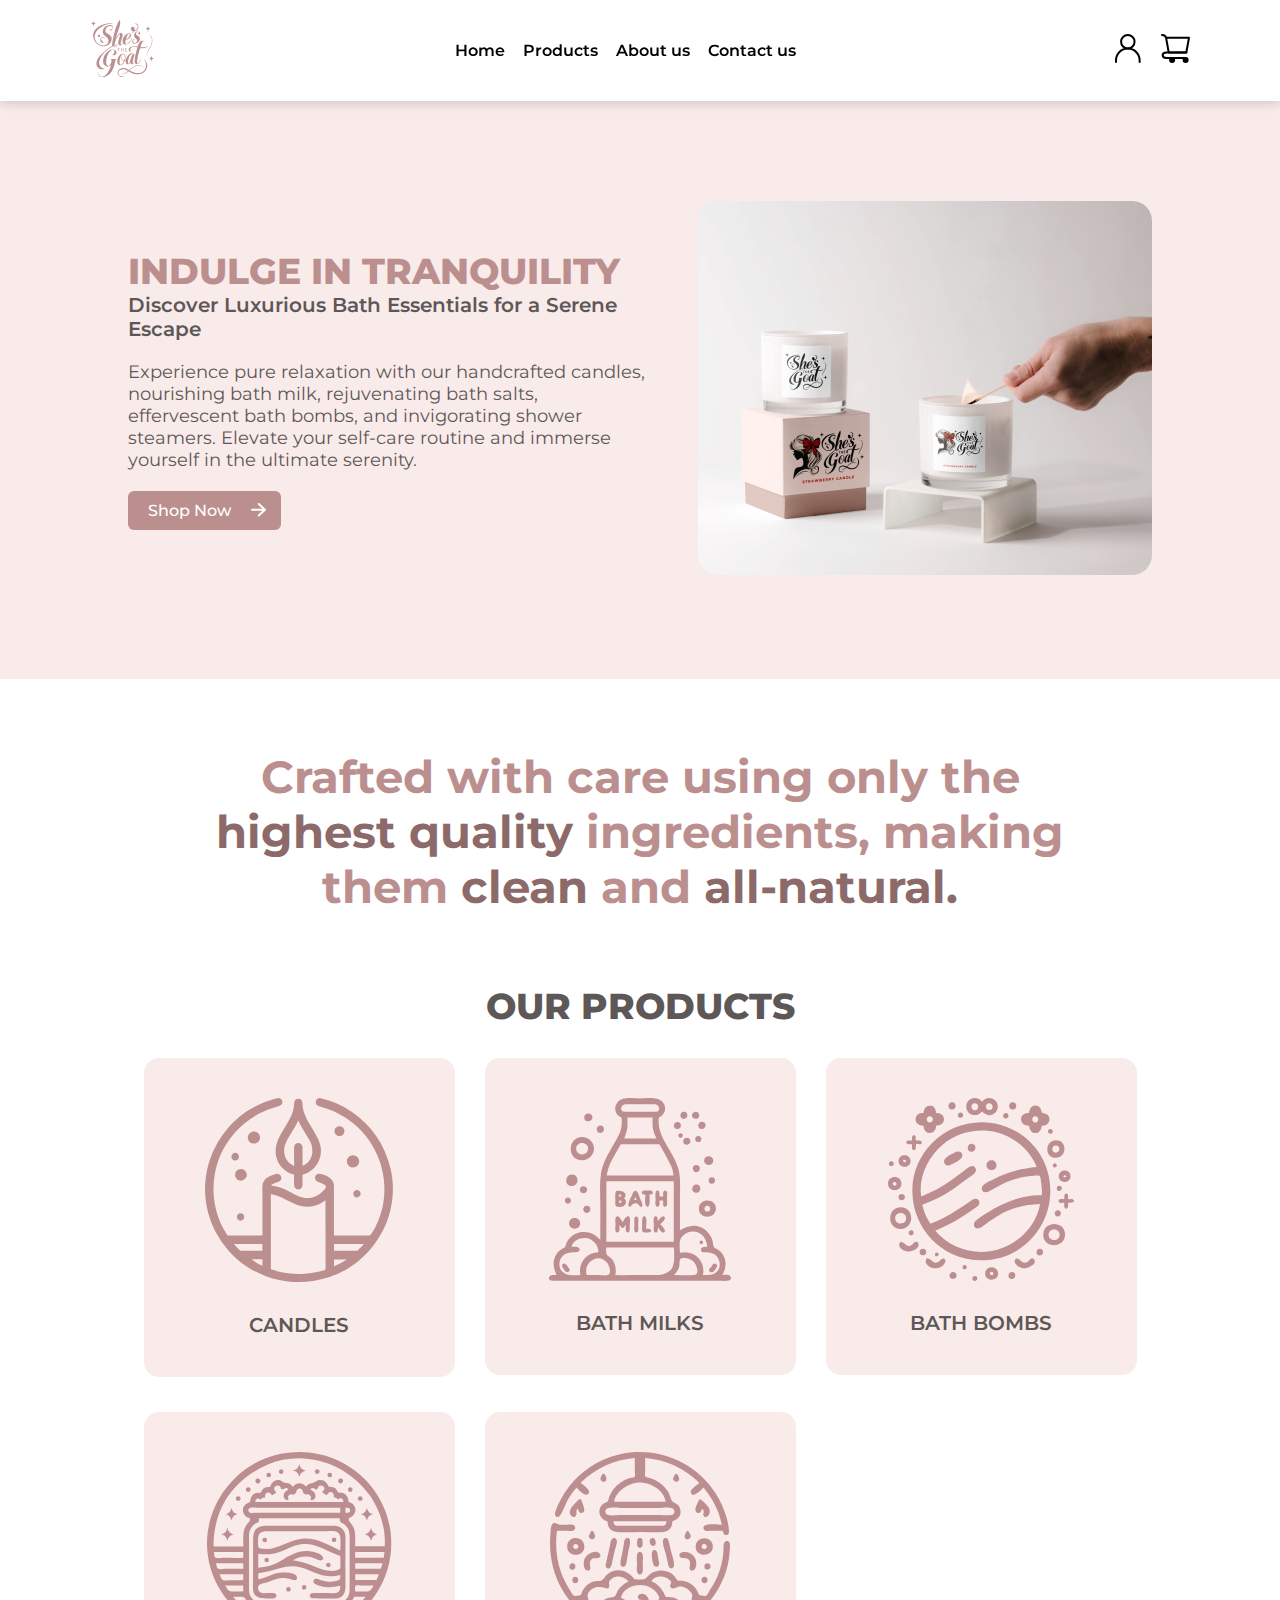
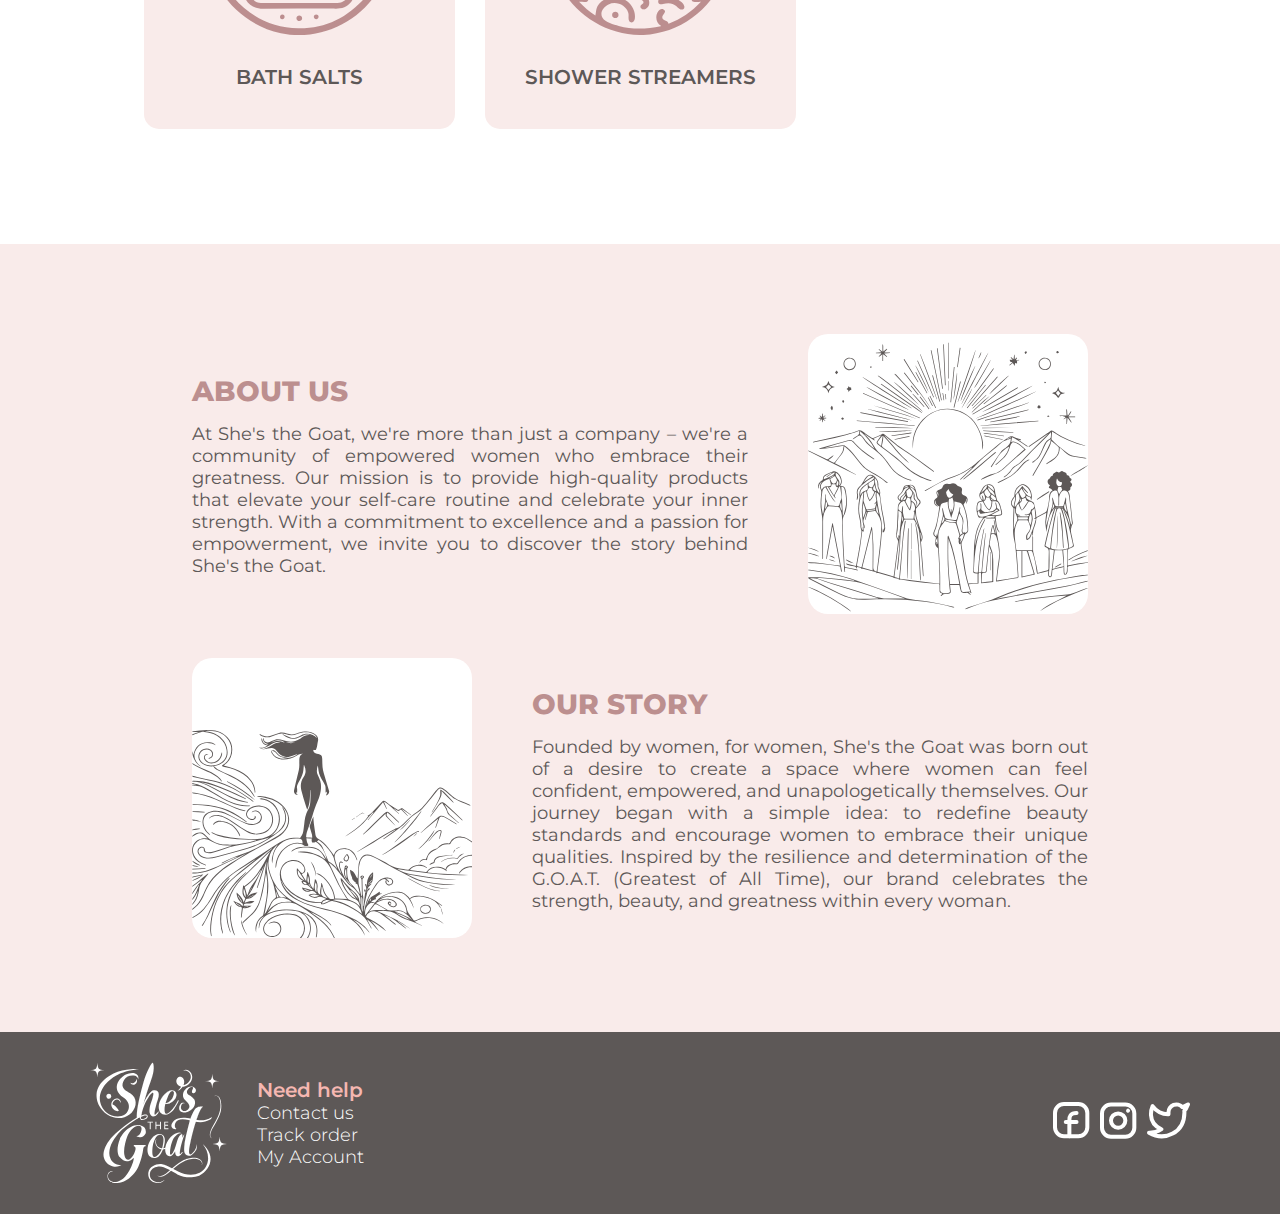
<file: index.html>
<!DOCTYPE html>
<html lang="en">
  <head>
    <meta charset="UTF-8" />
    <meta name="viewport" content="width=device-width, initial-scale=1.0" />
    <title>She's the Goat</title>
    <link rel="stylesheet" href="/styles/index-style.css" />
    <link rel="stylesheet" href="/styles/general.css" />
    <!-- header -->
    <link rel="stylesheet" href="/header-files/header.css" />
    <script src="/header-files/mobile-header.js" defer></script>
    <script src="/header-files/header-scroll-hide.js" defer></script>
    <!-- font -->
    <link rel="preconnect" href="https://fonts.googleapis.com" />
    <link rel="preconnect" href="https://fonts.gstatic.com" crossorigin />
    <link
      href="https://fonts.googleapis.com/css2?family=Montserrat:ital,wght@0,100..900;1,100..900&display=swap"
      rel="stylesheet"
    />
  </head>
  <body>
    <section id="header">
      <div class="header-container">
        <a href="/index.html"
          ><img class="logo" src="/img/logo.svg" alt=""
        /></a>
        <nav>
          <ul class="nav-container">
            <li><a href="/index.html#hero">Home</a></li>
            <li><a href="/pages/products-main.html">Products</a></li>
            <li><a href="/index.html#about">About us</a></li>
            <li><a href="/pages/contact.html">Contact us</a></li>
          </ul>
        </nav>
        <div class="right-sec">
          <a href=""><img src="/img/account-icon.svg" alt="" /></a>
          <a href="/pages/cart.html"><img src="/img/cart-icon.svg" alt="" /></a>
        </div>
        <div class="menu">
          <svg
            id="menu-icon"
            xmlns="http://www.w3.org/2000/svg"
            viewBox="0 0 27 27"
            width="27"
            height="27"
          >
            <path
              fill="#000"
              d="M2 5h23c.6 0 1-.4 1-1s-.4-1-1-1H2c-.6 0-1 .4-1 1s.4 1 1 1zm0 8h23c.6 0 1-.4 1-1s-.4-1-1-1H2c-.6 0-1 .4-1 1s.4 1 1 1zm0 8h23c.6 0 1-.4 1-1s-.4-1-1-1H2c-.6 0-1 .4-1 1s.4 1 1 1z"
            />
          </svg>
        </div>
      </div>
    </section>
    <section class="mobile-menu">
      <nav>
        <ul class="mob-nav-container">
          <li><a href="/index.html#hero">Home</a></li>
          <li><a href="/pages/products-main.html">Products</a></li>
          <li><a href="/index.html#about">About us</a></li>
          <li><a href="/pages/contact.html">Contact us</a></li>
        </ul>
      </nav>
      <div class="mob-right-sec">
        <a href=""><img src="/img/account-icon.svg" alt="" /></a>
        <a href="/pages/cart.html"><img src="/img/cart-icon.svg" alt="" /></a>
      </div>
    </section>

    <section id="main">
      <section id="hero">
        <div class="hero-container">
          <div class="hero-text">
            <h1>INDULGE IN TRANQUILITY</h1>
            <h2>Discover Luxurious Bath Essentials for a Serene Escape</h2>
            <p>
              Experience pure relaxation with our handcrafted candles,
              nourishing bath milk, rejuvenating bath salts, effervescent bath
              bombs, and invigorating shower steamers. Elevate your self-care
              routine and immerse yourself in the ultimate serenity.
            </p>
            <a href="/pages/products-main.html"
              ><button class="shop-btn">
                Shop Now <img src="/img/arrow.svg" alt="" /></button
            ></a>
          </div>
          <div class="hero-image-container">
            <img src="/img/candle.png" alt="" />
          </div>
        </div>
      </section>

      <section id="product-msg">
        <div class="product-msg-container">
          <h3>
            Crafted with care using only the
            <span>highest quality</span> ingredients, making them
            <span>clean</span> and <span>all-natural.</span>
          </h3>
        </div>
      </section>

      <section id="Products">
        <h1 class="title">OUR PRODUCTS</h1>
        <div class="pro-grid-1">
          <a href="/pages/sub-products/candles-main.html">
            <div class="Product-container">
              <img src="/img/p1.svg" alt="" />
              <h2>CANDLES</h2>
            </div>
          </a>
          <a href="/pages/sub-products/bath-milks-main.html">
            <div class="Product-container">
              <img src="/img/p2.svg" alt="" />
              <h2>BATH MILKS</h2>
            </div>
          </a>
          <a href="/pages/sub-products/bath-bombs-main.html">
            <div class="Product-container">
              <img src="/img/p3.svg" alt="" />
              <h2>BATH BOMBS</h2>
            </div>
          </a>
          <a href="/pages/sub-products/bath-salts-main.html">
            <div class="Product-container">
              <img src="/img/p4.svg" alt="" />
              <h2>BATH SALTS</h2>
            </div>
          </a>
          <a href="/pages/sub-products/shower-streamers-main.html">
            <div class="Product-container">
              <img src="/img/p5.svg" alt="" />
              <h2>SHOWER STREAMERS</h2>
            </div>
          </a>
        </div>
      </section>

      <section id="about">
        <div class="about-container">
          <div class="about-text">
            <h1>ABOUT US</h1>
            <p>
              At She's the Goat, we're more than just a company – we're a
              community of empowered women who embrace their greatness. Our
              mission is to provide high-quality products that elevate your
              self-care routine and celebrate your inner strength. With a
              commitment to excellence and a passion for empowerment, we invite
              you to discover the story behind She's the Goat.
            </p>
          </div>
          <div class="about-img">
            <img src="/img/about1.svg" alt="" />
          </div>
        </div>
        <div class="about-container">
          <div class="about-img-2">
            <img src="/img/about2.svg" alt="" />
          </div>
          <div class="about-text-2">
            <h1>OUR STORY</h1>
            <p>
              Founded by women, for women, She's the Goat was born out of a
              desire to create a space where women can feel confident,
              empowered, and unapologetically themselves. Our journey began with
              a simple idea: to redefine beauty standards and encourage women to
              embrace their unique qualities. Inspired by the resilience and
              determination of the G.O.A.T. (Greatest of All Time), our brand
              celebrates the strength, beauty, and greatness within every woman.
            </p>
          </div>
        </div>
      </section>

      <section id="footer">
        <div class="footer-container">
          <img class="footer-logo" src="/img/logo-w.svg" alt="" />
          <div class="footer-text-container">
            <div class="footer-text">
              <h4>Need help</h4>
              <a href="/pages/contact.html"><p>Contact us</p></a>
              <a href="#"><p>Track order</p></a>
              <a href="#"><p>My Account</p></a>
            </div>
          </div>

          <div class="footer-icons">
            <a href=""><img src="/img/facebook.svg" alt="" /></a>
            <a href=""><img src="/img/instagram.svg" alt="" /></a>
            <a href=""><img src="/img/twitter.svg" alt="" /></a>
          </div>
        </div>
      </section>
    </section>
  </body>
</html>
</file>
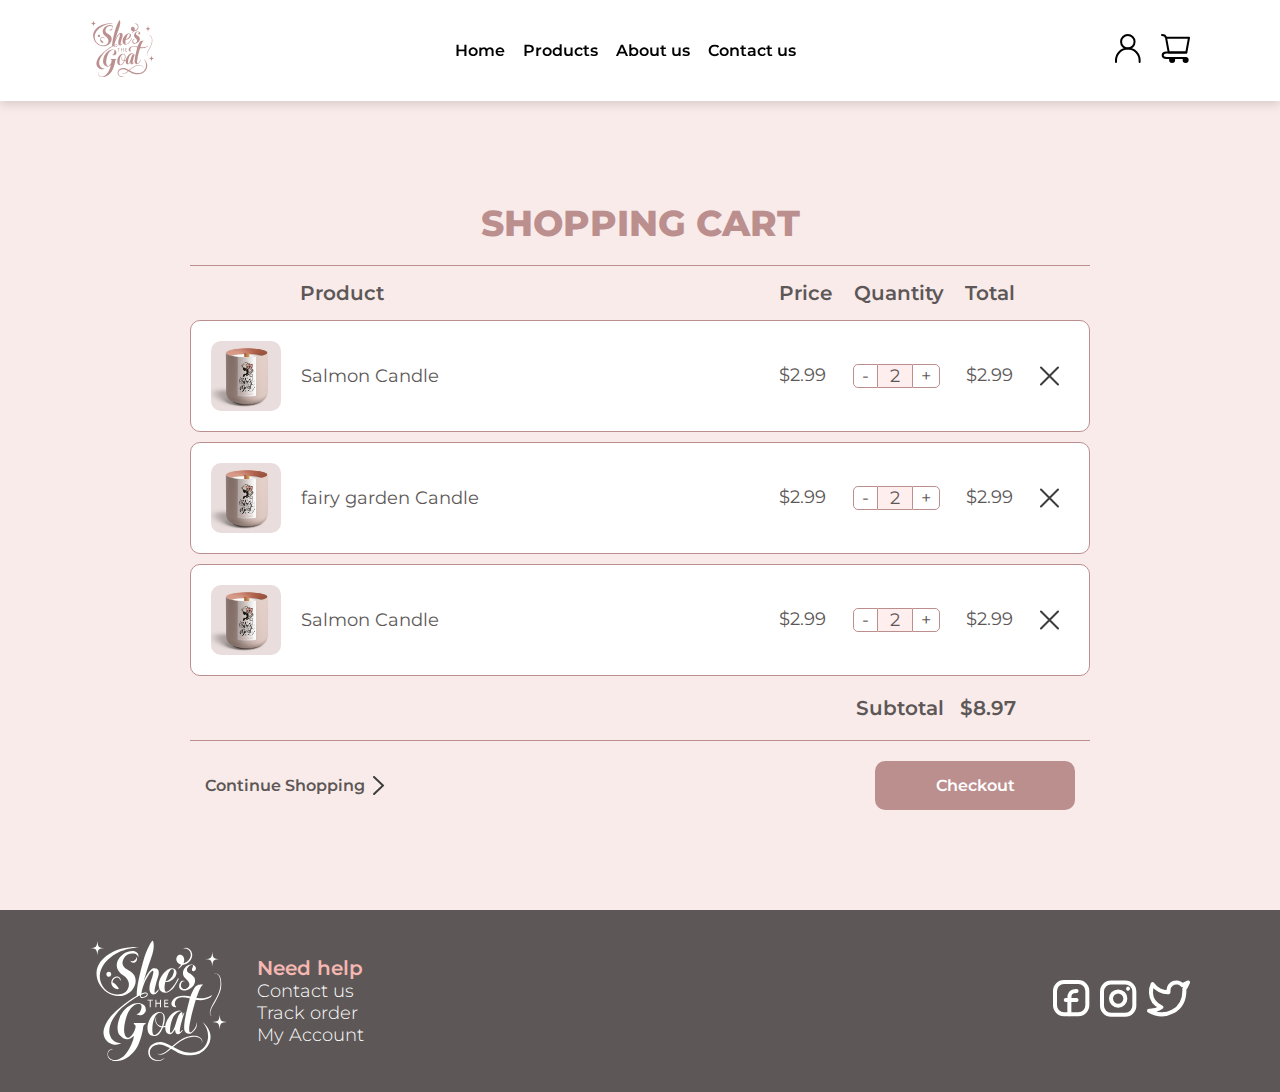
<file: pages/cart.html>
<!DOCTYPE html>
<html lang="en">
  <head>
    <meta charset="UTF-8" />
    <meta name="viewport" content="width=device-width, initial-scale=1.0" />
    <title>She's the Goat</title>
    <link rel="stylesheet" href="/styles/cart.css" />
    <link rel="stylesheet" href="/styles/general.css" />
    <!-- header -->
    <link rel="stylesheet" href="/header-files/header.css" />
    <script src="/header-files/mobile-header.js" defer></script>
    <script src="/header-files/header-scroll-hide.js" defer></script>
    <!-- font -->
    <link rel="preconnect" href="https://fonts.googleapis.com" />
    <link rel="preconnect" href="https://fonts.gstatic.com" crossorigin />
    <link
      href="https://fonts.googleapis.com/css2?family=Montserrat:ital,wght@0,100..900;1,100..900&display=swap"
      rel="stylesheet"
    />
  </head>
  <body>
    <section id="header">
      <div class="header-container">
        <a href="/index.html"
          ><img class="logo" src="/img/logo.svg" alt=""
        /></a>
        <nav>
          <ul class="nav-container">
            <li><a href="/index.html#hero">Home</a></li>
            <li><a href="/pages/products-main.html">Products</a></li>
            <li><a href="/index.html#about">About us</a></li>
            <li><a href="/pages/contact.html">Contact us</a></li>
          </ul>
        </nav>
        <div class="right-sec">
          <a href=""><img src="/img/account-icon.svg" alt="" /></a>
          <a href="/pages/cart.html"><img src="/img/cart-icon.svg" alt="" /></a>
        </div>
        <div class="menu">
          <svg
            id="menu-icon"
            xmlns="http://www.w3.org/2000/svg"
            viewBox="0 0 27 27"
            width="27"
            height="27"
          >
            <path
              fill="#000"
              d="M2 5h23c.6 0 1-.4 1-1s-.4-1-1-1H2c-.6 0-1 .4-1 1s.4 1 1 1zm0 8h23c.6 0 1-.4 1-1s-.4-1-1-1H2c-.6 0-1 .4-1 1s.4 1 1 1zm0 8h23c.6 0 1-.4 1-1s-.4-1-1-1H2c-.6 0-1 .4-1 1s.4 1 1 1z"
            />
          </svg>
        </div>
      </div>
    </section>
    <section class="mobile-menu">
      <nav>
        <ul class="mob-nav-container">
          <li><a href="/index.html#hero">Home</a></li>
          <li><a href="/pages/products-main.html">Products</a></li>
          <li><a href="/index.html#about">About us</a></li>
          <li><a href="/pages/contact.html">Contact us</a></li>
        </ul>
      </nav>
      <div class="mob-right-sec">
        <a href=""><img src="/img/account-icon.svg" alt="" /></a>
        <a href="/pages/cart.html"><img src="/img/cart-icon.svg" alt="" /></a>
      </div>
    </section>

    <section id="main">
      <section id="cart">
        <div class="cart-container">
          <h1>SHOPPING CART</h1>
          <div class="table-head">
            <div class="head-l">
              <h2 class="head-t1">Product</h2>
            </div>
            <div class="head-r">
              <h2 class="head-t2">Price</h2>
              <h2 class="head-t3">Quantity</h2>
              <h2 class="head-t4">Total</h2>
            </div>
          </div>

          <div class="cart-product">
            <div class="pro-info">
              <div class="pro-info-left">
                <img class="cart-img" src="/img/candle1.png" alt="" />
                <p>Salmon Candle</p>
              </div>
            </div>
            <div class="pro-price">
              <div class="pro-price-right">
                <div class="p-q-t">
                  <p class="price">$2.99</p>
                  <div class="qty">
                    <p>-</p>
                    <p>2</p>
                    <p>+</p>
                  </div>
                  <p class="tot-price">$2.99</p>
                  <img class="delete" src="/img/close.svg" alt="" />
                </div>
                <div class="del">
                  <p class="delete-m">Delete</p>
                </div>
              </div>
            </div>
          </div>
          <div class="cart-product">
            <div class="pro-info">
              <div class="pro-info-left">
                <img class="cart-img" src="/img/candle1.png" alt="" />
                <p>fairy garden Candle</p>
              </div>
            </div>
            <div class="pro-price">
              <div class="pro-price-right">
                <div class="p-q-t">
                  <p class="price">$2.99</p>
                  <div class="qty">
                    <p>-</p>
                    <p>2</p>
                    <p>+</p>
                  </div>
                  <p class="tot-price">$2.99</p>
                  <img class="delete" src="/img/close.svg" alt="" />
                </div>
                <div class="del">
                  <p class="delete-m">Delete</p>
                </div>
              </div>
            </div>
          </div>
          <div class="cart-product">
            <div class="pro-info">
              <div class="pro-info-left">
                <img class="cart-img" src="/img/candle1.png" alt="" />
                <p>Salmon Candle</p>
              </div>
            </div>
            <div class="pro-price">
              <div class="pro-price-right">
                <div class="p-q-t">
                  <p class="price">$2.99</p>
                  <div class="qty">
                    <p>-</p>
                    <p>2</p>
                    <p>+</p>
                  </div>
                  <p class="tot-price">$2.99</p>
                  <img class="delete" src="/img/close.svg" alt="" />
                </div>
                <div class="del">
                  <p class="delete-m">Delete</p>
                </div>
              </div>
            </div>
          </div>

          <div class="table-total">
            <div class="table-tot-cont">
              <h2>Subtotal</h2>
              <h2>$8.97</h2>
            </div>
          </div>

          <div class="checkout">
            <div class="cont-shop">
              <h3>Continue Shopping</h3>
              <img src="/img/arrow2.svg" alt="" />
            </div>
            <button>Checkout</button>
          </div>
        </div>
      </section>

      <section id="footer">
        <div class="footer-container">
          <img class="footer-logo" src="/img/logo-w.svg" alt="" />
          <div class="footer-text-container">
            <div class="footer-text">
              <h4>Need help</h4>
              <a href="/pages/contact.html"><p>Contact us</p></a>
              <a href="#"><p>Track order</p></a>
              <a href="#"><p>My Account</p></a>
            </div>
          </div>

          <div class="footer-icons">
            <a href=""><img src="/img/facebook.svg" alt="" /></a>
            <a href=""><img src="/img/instagram.svg" alt="" /></a>
            <a href=""><img src="/img/twitter.svg" alt="" /></a>
          </div>
        </div>
      </section>
    </section>
  </body>
</html>
</file>
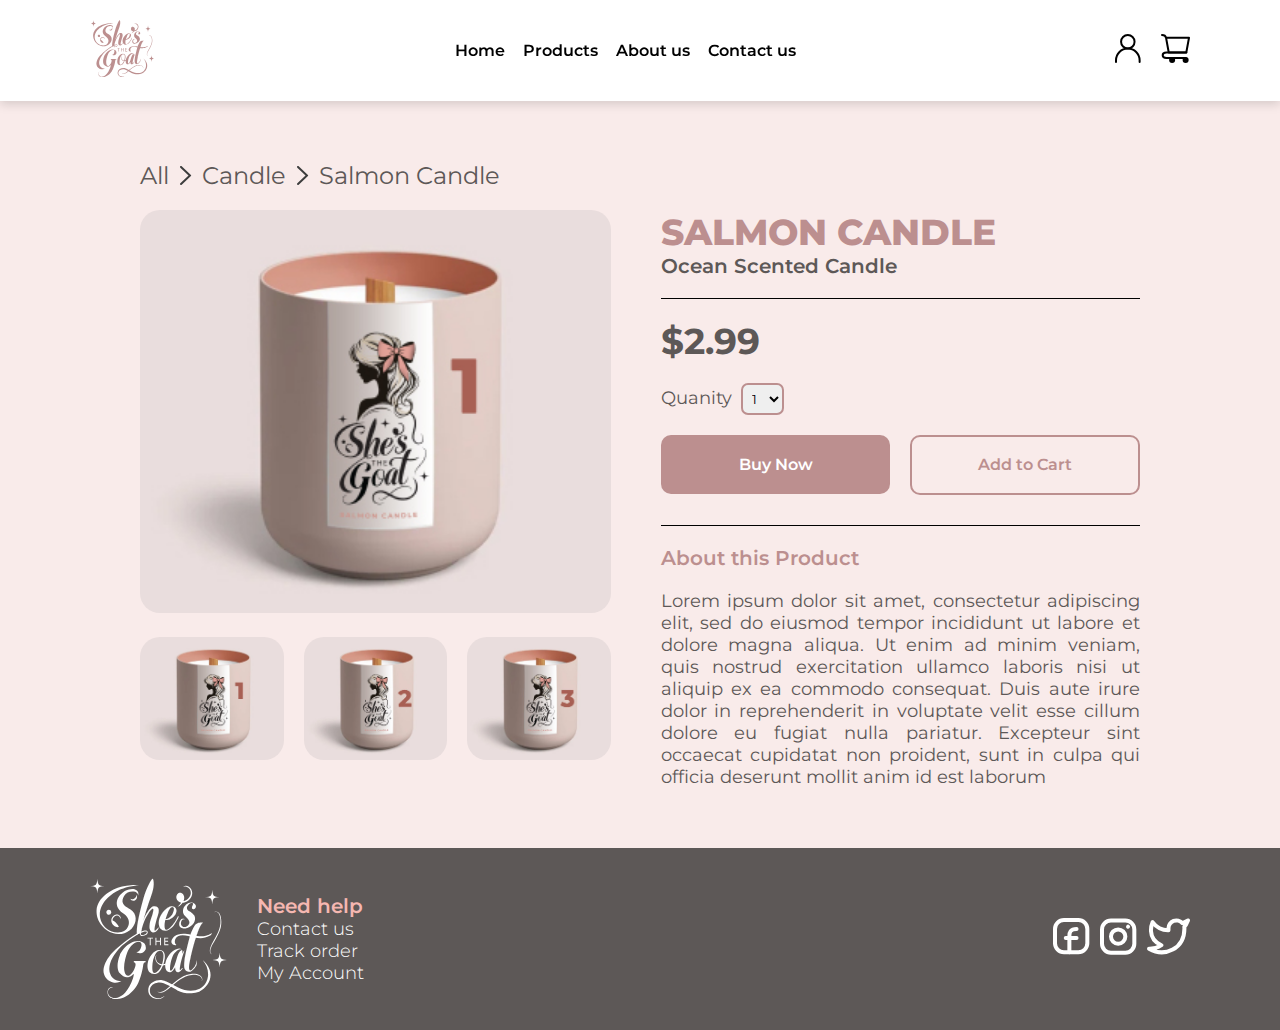
<file: pages/product-info.html>
<!DOCTYPE html>
<html lang="en">
<head>
    <meta charset="UTF-8">
    <meta name="viewport" content="width=device-width, initial-scale=1.0">
    <title>She's the Goat</title>
    <link rel="stylesheet" href="/styles/product-info-style.css">
    <link rel="stylesheet" href="/styles/general.css">

    <!-- header -->
    <link rel="stylesheet" href="/header-files/header.css">
    <script src="/header-files/mobile-header.js" defer></script>
    <script src="/header-files/header-scroll-hide.js" defer></script>

    <!-- font -->
    <link rel="preconnect" href="https://fonts.googleapis.com">
    <link rel="preconnect" href="https://fonts.gstatic.com" crossorigin>
    <link href="https://fonts.googleapis.com/css2?family=Montserrat:ital,wght@0,100..900;1,100..900&display=swap" rel="stylesheet">
</head>
<body>
    
    <section id="header">
        <div class="header-container">
            <a href="/index.html"><img class="logo"src="/img/logo.svg" alt=""></a>
            <nav>
                <ul class="nav-container">
                    <li><a href="/index.html">Home</a></li>
                    <li><a href="/pages/products-main.html">Products</a></li>
                    <li><a href="/index.html#about">About us</a></li>
                    <li><a href="/pages/contact.html">Contact us</a></li>
                </ul>
            </nav>
            <div class="right-sec">
                <a href=""><img src="/img/account-icon.svg" alt=""></a>
                <a href="/pages/cart.html"><img src="/img/cart-icon.svg" alt=""></a>
            </div>
            <div class="menu">
                <svg id="menu-icon" xmlns="http://www.w3.org/2000/svg" viewBox="0 0 27 27" width="27" height="27">
                    <path fill="#000" d="M2 5h23c.6 0 1-.4 1-1s-.4-1-1-1H2c-.6 0-1 .4-1 1s.4 1 1 1zm0 8h23c.6 0 1-.4 1-1s-.4-1-1-1H2c-.6 0-1 .4-1 1s.4 1 1 1zm0 8h23c.6 0 1-.4 1-1s-.4-1-1-1H2c-.6 0-1 .4-1 1s.4 1 1 1z"/>
                </svg>
            </div>
        </div>
    </section>
    <section class="mobile-menu">
        <nav>
            <ul class="mob-nav-container">
                <li><a href="/index.html">Home</a></li>
                <li><a href="/pages/products-main.html">Products</a></li>
                <li><a href="/index.html#about">About us</a></li>
                <li><a href="/pages/contact.html">Contact us</a></li>
            </ul>
        </nav>
        <div class="mob-right-sec">
            <a href=""><img src="/img/account-icon.svg" alt=""></a>
            <a href="/pages/cart.html"><img src="/img/cart-icon.svg" alt=""></a>
        </div>
    </section>

    <section id="main">
        
        <div id="pro-nav">
            <div class="pro-max-cont">
                <a href="/pages/products-main.html"><p>All</p></a>
                <img src="/img/arrow2.svg" alt="">
                <a href="/pages/candle-main.html"><p>Candle</p></a>
                <img src="/img/arrow2.svg" alt="">
                <a href=""><p>Salmon Candle</p></a>
            </div>
        </div>

        <section id="product-info-main">
            <div class="productinfo-container">
                <div class="left">
                    <div>
                        <img class="main-pic" src="/img/c1.jpg" alt="">
                    </div>
                    <div class="view-pics">
                        <img class="c-pic" src="/img/c1.jpg" width="100%" alt="">
                        <img class="c-pic" src="/img/c2.jpg" width="100%" alt="">
                        <img class="c-pic" src="/img/c3.jpg" width="100%" alt="">
                    </div>
                </div>
                <div class="right">
                    <div class="right-container">
                        <div class="pro-name">
                            <h1>SALMON CANDLE</h1>
                            <h2>Ocean Scented Candle</h2>
                        </div>
                        <div class="pro-qty-buy">
                            <h6>$2.99</h6>
                            <p>Quanity</p>
                            <select class="cars">
                                <option>1</option>
                                <option>2</option>
                                <option>3</option>
                                <option>4</option>
                            </select>
                            <div class="pro-btn">
                                <a class="buy-btn-cont" href=""><button class="buy-btn">Buy Now</button></a>
                                
                                <a class="add-cart-btn-cont" href="/pages/cart.html"><button class="add-cart-btn">Add to Cart</button></a>
                                
                            </div>
                        </div>
                        <div class="pro-about">
                            <h2>About this Product</h2>
                            <p>Lorem ipsum dolor sit amet, consectetur adipiscing elit, sed do eiusmod tempor incididunt ut labore et dolore magna aliqua. Ut enim ad minim veniam, quis nostrud exercitation ullamco laboris nisi ut aliquip ex ea commodo consequat. Duis aute irure dolor in reprehenderit in voluptate velit esse cillum dolore eu fugiat nulla pariatur. Excepteur sint occaecat cupidatat non proident, sunt in culpa qui officia deserunt mollit anim id est laborum</p>
                        </div>
                    </div>
                </div>
            </div>
        </section>

        <section id="footer">
            <div class="footer-container">
                <img class="footer-logo"src="/img/logo-w.svg" alt="">
                <div class="footer-text-container">
                    <div class="footer-text">
                        <h4>Need help</h4>
                        <a href="/pages/contact.html"><p>Contact us</p></a>
                        <a href="#"><p>Track order</p></a>
                        <a href="#"><p>My Account</p></a>
                    </div>
                </div>
                
                <div class="footer-icons">
                    <a href=""><img src="/img/facebook.svg" alt=""></a>
                    <a href=""><img src="/img/instagram.svg" alt=""></a>
                    <a href=""><img src="/img/twitter.svg" alt=""></a>
                </div>
            </div>
        </section>
    </section>
    </section>
                            

                    

    <script>
           document.addEventListener('DOMContentLoaded', function() {
            const mainPic = document.querySelector('.main-pic');
            const cPics = document.querySelectorAll('.c-pic');
            
            // Set initial main image source to the first thumbnail image
            mainPic.src = cPics[0].src;

            cPics.forEach(function(cPic, index) {
                cPic.addEventListener('click', function() {
                    // Only update the main image if it's not already the clicked thumbnail
                    if (index !== 0 || mainPic.src !== cPic.src) {
                        mainPic.src = cPic.src;
                    }
                });
            });
        });
    </script>
</body>
</html>
</file>
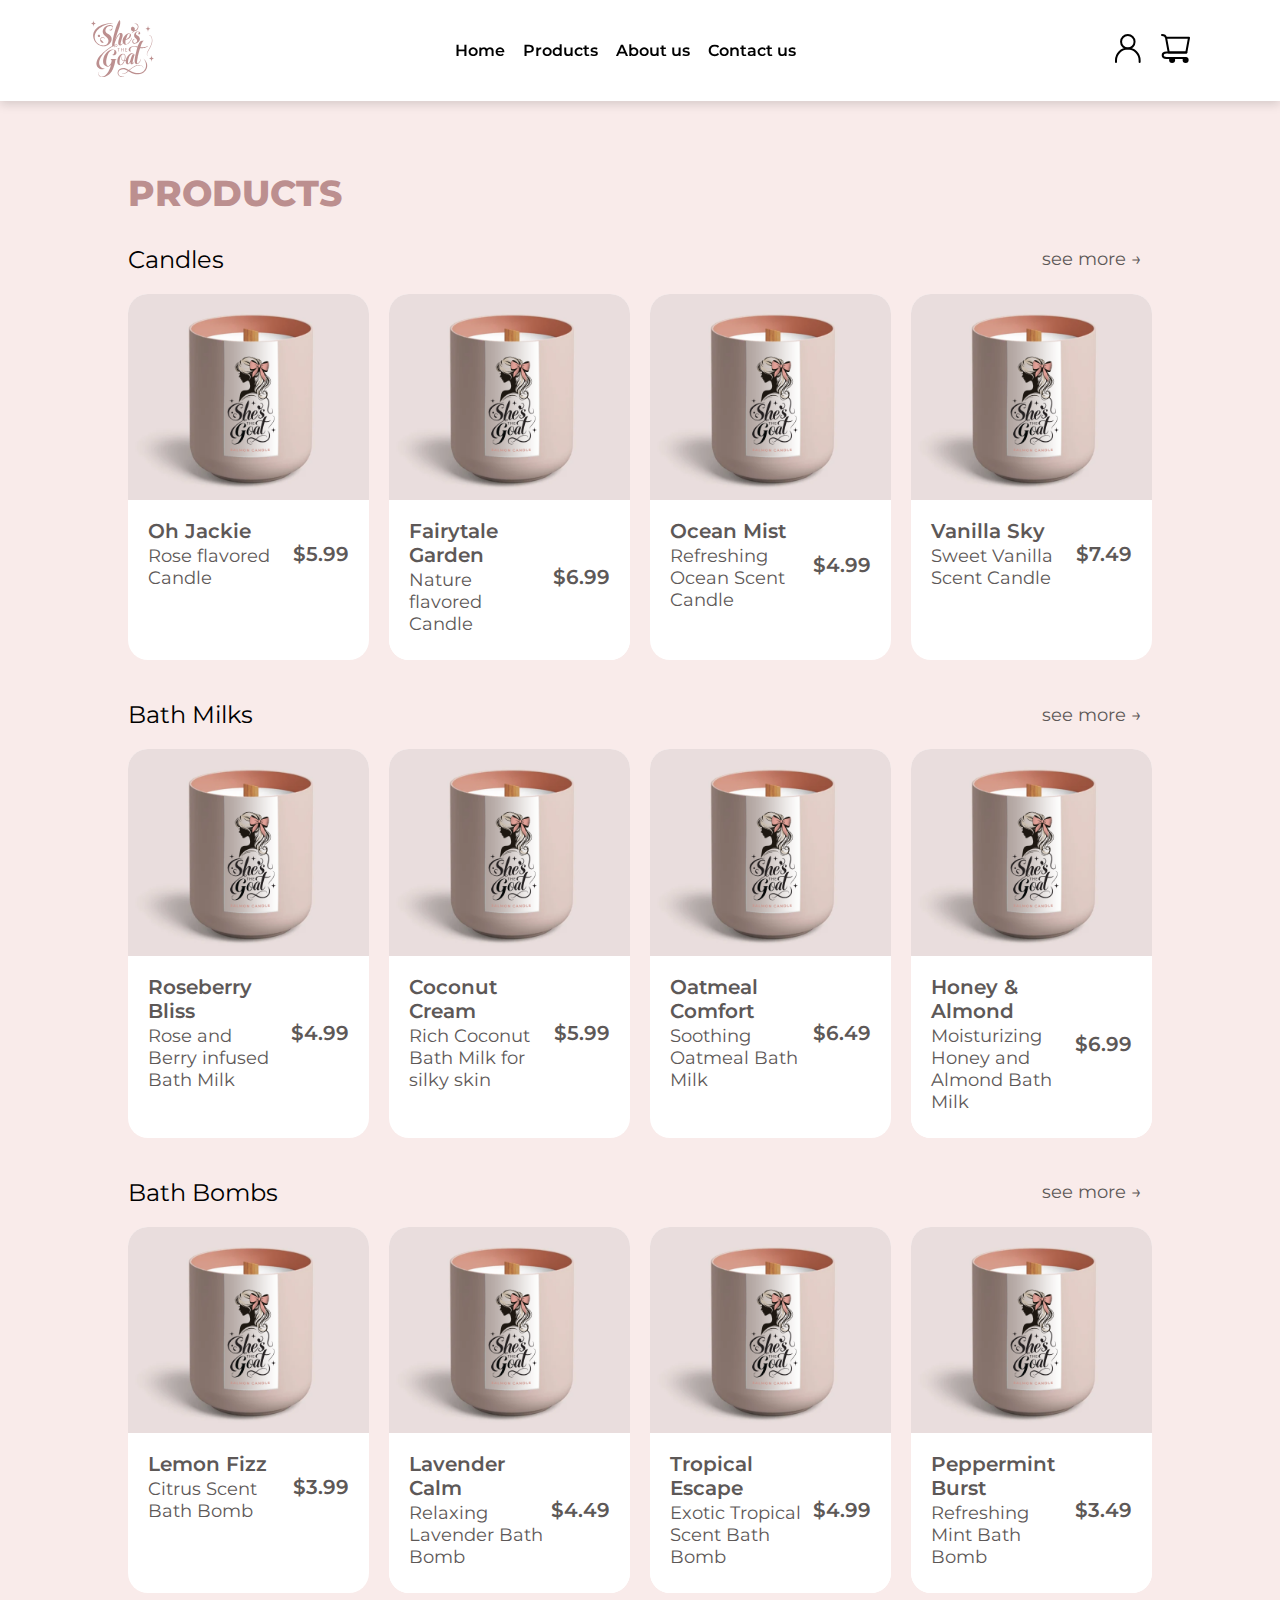
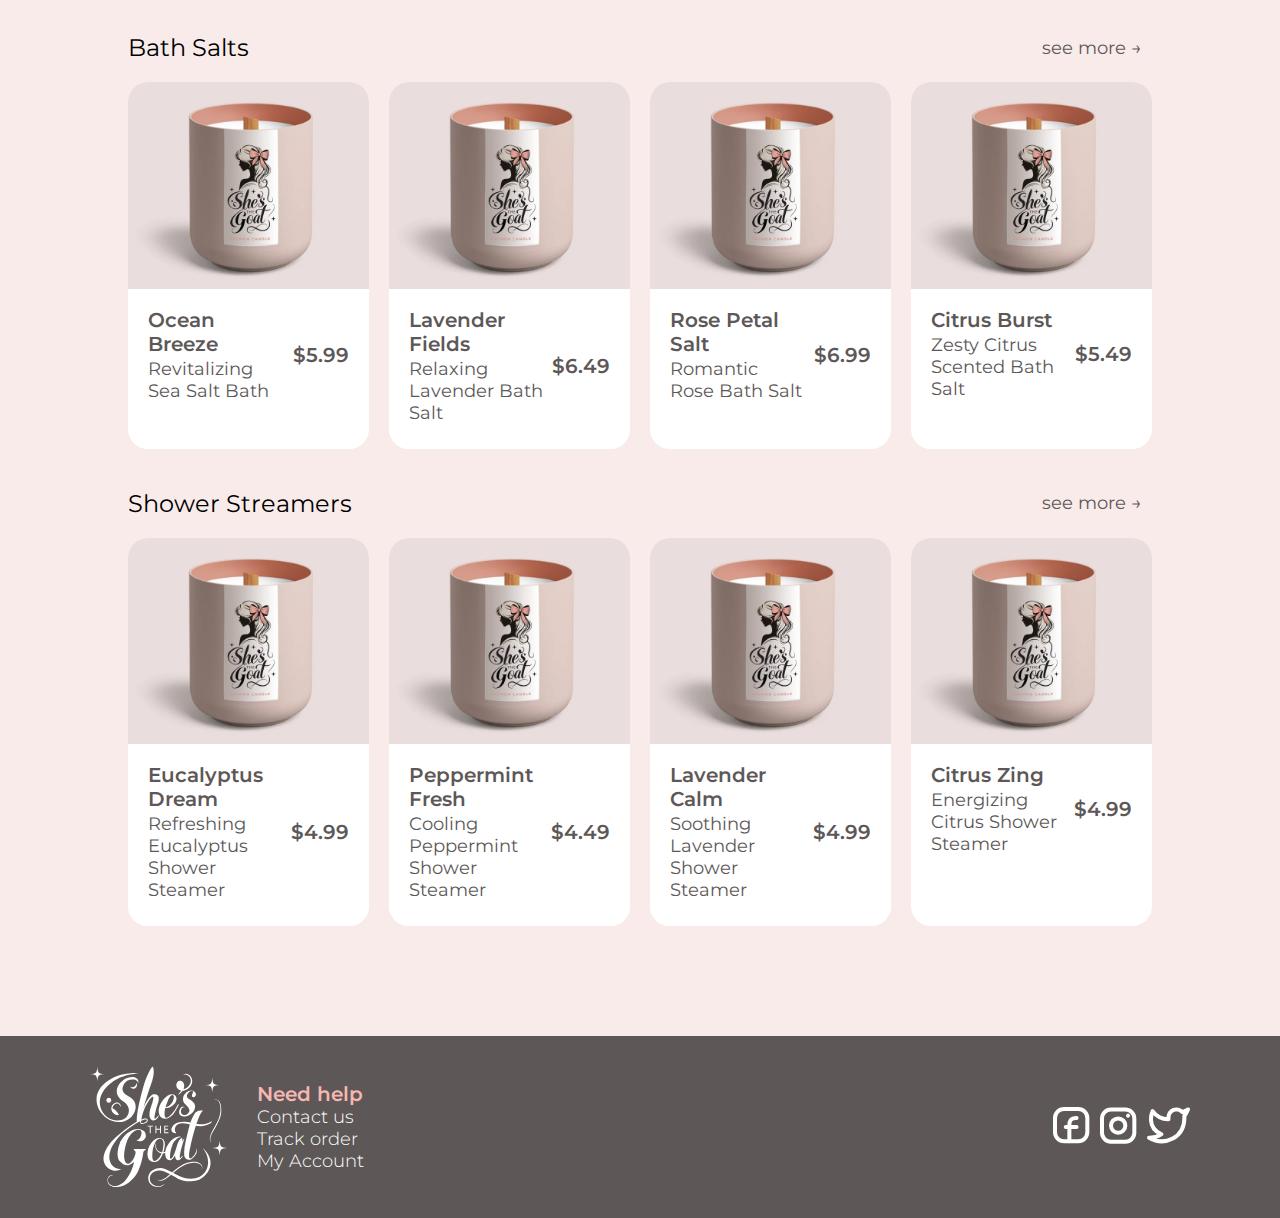
<file: pages/products-main.html>
<!DOCTYPE html>
<html lang="en">
  <head>
    <meta charset="UTF-8" />
    <meta name="viewport" content="width=device-width, initial-scale=1.0" />
    <title>She's the Goat</title>
    <link rel="stylesheet" href="/styles/products-main-style.css" />
    <link rel="stylesheet" href="/styles/general.css" />

    <!-- header -->
    <link rel="stylesheet" href="/header-files/header.css" />
    <script src="/header-files/mobile-header.js" defer></script>
    <script src="/header-files/header-scroll-hide.js" defer></script>

    <!-- font -->
    <link rel="preconnect" href="https://fonts.googleapis.com" />
    <link rel="preconnect" href="https://fonts.gstatic.com" crossorigin />
    <link
      href="https://fonts.googleapis.com/css2?family=Montserrat:ital,wght@0,100..900;1,100..900&display=swap"
      rel="stylesheet"
    />
  </head>
  <body>
    <section id="header">
      <div class="header-container">
        <a href="/index.html"
          ><img class="logo" src="/img/logo.svg" alt=""
        /></a>
        <nav>
          <ul class="nav-container">
            <li><a href="/index.html">Home</a></li>
            <li><a href="/pages/products-main.html">Products</a></li>
            <li><a href="/index.html#about">About us</a></li>
            <li><a href="/pages/contact.html">Contact us</a></li>
          </ul>
        </nav>
        <div class="right-sec">
          <a href=""><img src="/img/account-icon.svg" alt="" /></a>
          <a href="/pages/cart.html"><img src="/img/cart-icon.svg" alt="" /></a>
        </div>
        <div class="menu">
          <svg
            id="menu-icon"
            xmlns="http://www.w3.org/2000/svg"
            viewBox="0 0 27 27"
            width="27"
            height="27"
          >
            <path
              fill="#000"
              d="M2 5h23c.6 0 1-.4 1-1s-.4-1-1-1H2c-.6 0-1 .4-1 1s.4 1 1 1zm0 8h23c.6 0 1-.4 1-1s-.4-1-1-1H2c-.6 0-1 .4-1 1s.4 1 1 1zm0 8h23c.6 0 1-.4 1-1s-.4-1-1-1H2c-.6 0-1 .4-1 1s.4 1 1 1z"
            />
          </svg>
        </div>
      </div>
    </section>
    <section class="mobile-menu">
      <nav>
        <ul class="mob-nav-container">
          <li><a href="/index.html">Home</a></li>
          <li><a href="/pages/products-main.html">Products</a></li>
          <li><a href="/index.html#about">About us</a></li>
          <li><a href="/pages/contact.html">Contact us</a></li>
        </ul>
      </nav>
      <div class="mob-right-sec">
        <a href=""><img src="/img/account-icon.svg" alt="" /></a>
        <a href="/pages/cart.html"><img src="/img/cart-icon.svg" alt="" /></a>
      </div>
    </section>

    <section id="main">
      <section id="product">
        <div class="pro-title">
          <h1>PRODUCTS</h1>
        </div>

        <div class="main-container">
          <div id="productSections">
            <!-- Product sections will be dynamically generated here -->
          </div>
        </div>
      </section>

      <section id="footer">
        <div class="footer-container">
          <img class="footer-logo" src="/img/logo-w.svg" alt="" />
          <div class="footer-text-container">
            <div class="footer-text">
              <h4>Need help</h4>
              <a href="/pages/contact.html"><p>Contact us</p></a>
              <a href="#"><p>Track order</p></a>
              <a href="#"><p>My Account</p></a>
            </div>
          </div>

          <div class="footer-icons">
            <a href=""><img src="/img/facebook.svg" alt="" /></a>
            <a href=""><img src="/img/instagram.svg" alt="" /></a>
            <a href=""><img src="/img/twitter.svg" alt="" /></a>
          </div>
        </div>
      </section>
    </section>

    <script type="module" src="../script/productsPage.js"></script>
  </body>
</html>
</file>
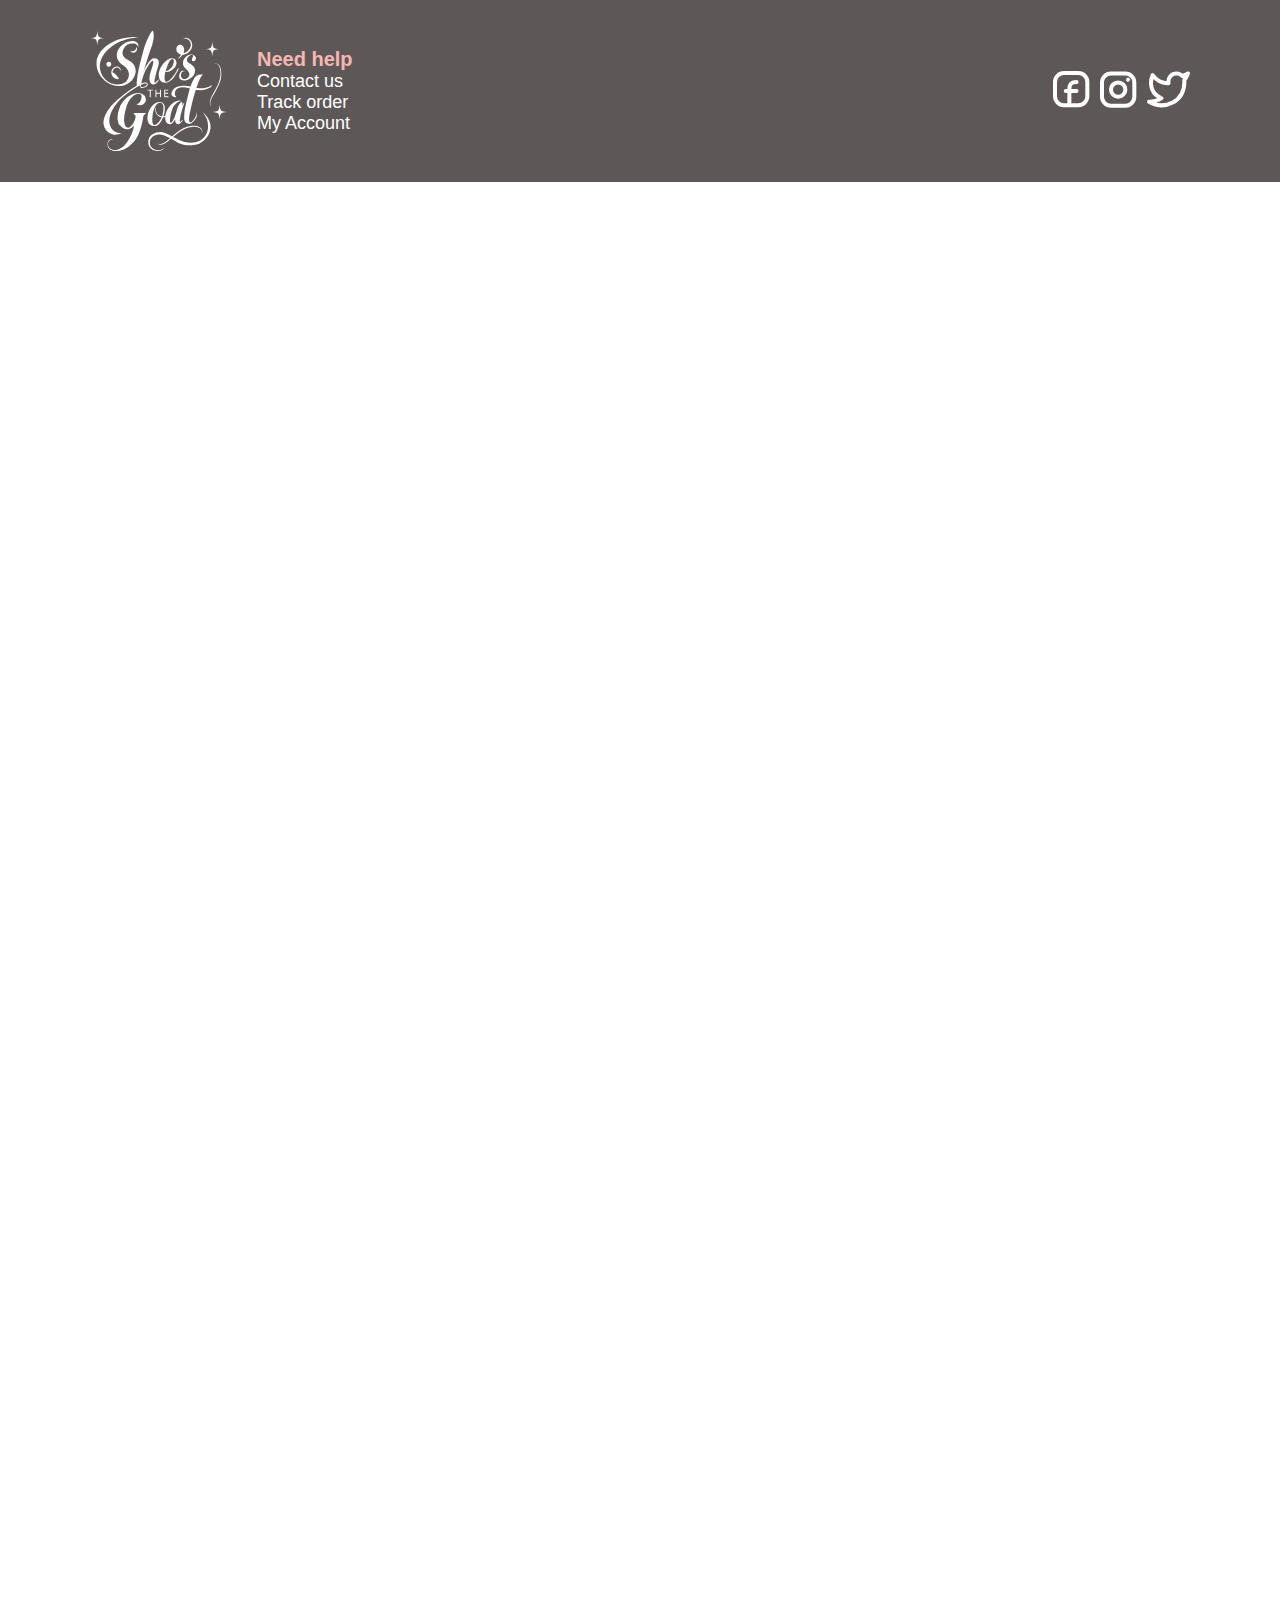
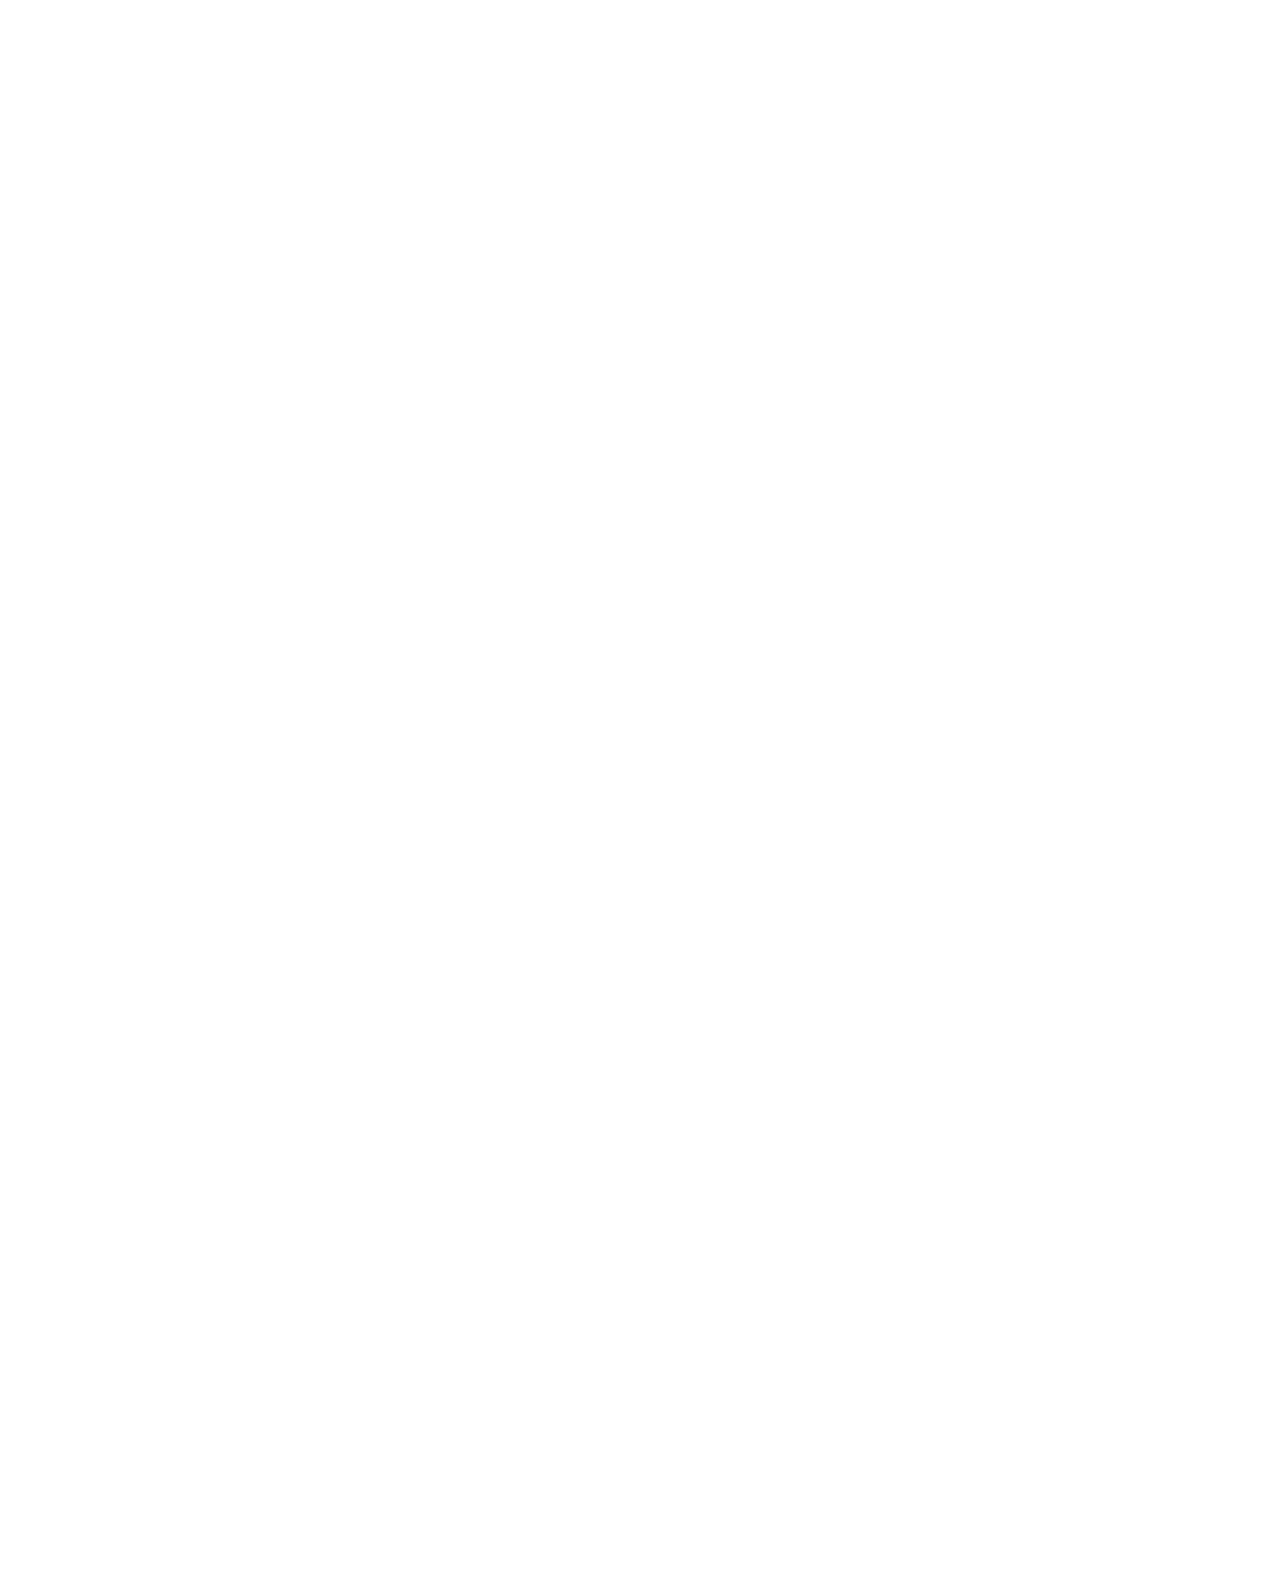
<file: test/footer-pre.html>
<!DOCTYPE html>
<html lang="en">
<head>
    <meta charset="UTF-8">
    <meta name="viewport" content="width=device-width, initial-scale=1.0">
    <title>Document</title>
    <style>
        *{
            margin: 0;
            padding: 0;
            box-sizing: border-box;
            font-family: "Montserrat", sans-serif;
        }
        body{
            padding-bottom: 3000px;
        }
        h1{
            color: #BC8F8F ;
            font-size: 36px;
            font-weight: 800;
        }
        h2{
            color: #5D5857 ;
            font-size: 20px;
            font-weight: 600;
        }
        p{
            color: #5D5857 ;
            font-size: 18px;
            font-weight: 400;
        }

    /* -------------- */

    #footer{
        background-color: #5D5857;
        display: flex;
        align-items: center;
        justify-content: center;
        padding: 30px 5%;
    }
    .footer-container{
        display: flex;
        justify-content: space-between;
        align-items: center;
        width: 100%;
        max-width: 1100px;
    }
    .footer-text-container{
        display: flex;
        justify-content: start;
        flex: 1;
        padding: 0 30px;
    }
    .footer-text{
        margin-right: 35px;
    }
    .footer-text-container > :last-child {
        margin-right: 0;
    }
    
    .footer-text h4{
        color: #F5B7B1;
        font-weight: 600;
        font-size: 20px;
    }
    .footer-text a{
        text-decoration: none;
    }
    .footer-text p{
        color: #ffffff;
        font-weight: 300;
        font-size: 18px;
    }
    .footer-icons{
        display: flex;
        justify-content: center;
        align-items: center;
    }
    .footer-icons a{
        margin-left: 10px;
    }
    .footer-icons a:first-child {
        margin-left: 0;
    }
    @media screen and (min-width: 901px) {
    
    }

    /* Styles for screens between 600px and 900px (e.g., tablets) */
    @media screen and (min-width: 601px) and (max-width: 900px) {
    
    }

    @media screen and (max-width: 600px) {
        #footer{
            background-color: #5D5857;
            display: flex;
            align-items: center;
            justify-content: center;
            padding: 30px 8% 30px 6%;
        }
        .footer-icons{
            display: flex;
            flex-direction: column;
            justify-content: center;
            align-items: center;
        }
        .footer-logo{
            width: 100px;
        }
        .footer-icons a{
            margin-left: 0;
            margin-top: 5px;
        }
        .footer-icons img{
            width:30px;
        }

        .footer-icons a:first-child {
            margin-top: 0;
        }

    }
    </style>
</head>
<body>
    <section id="footer">
        <div class="footer-container">
            <img class="footer-logo"src="/img/logo-w.svg" alt="">
            <div class="footer-text-container">
                <div class="footer-text">
                    <h4>Need help</h4>
                    <a href="/pages/contact.html"><p>Contact us</p></a>
                    <a href="#"><p>Track order</p></a>
                    <a href="#"><p>My Account</p></a>
                </div>
            </div>
            
            <div class="footer-icons">
                <a href=""><img src="/img/facebook.svg" alt=""></a>
                <a href=""><img src="/img/instagram.svg" alt=""></a>
                <a href=""><img src="/img/twitter.svg" alt=""></a>
            </div>
        </div>
    </section>
</body>
</html>
</file>
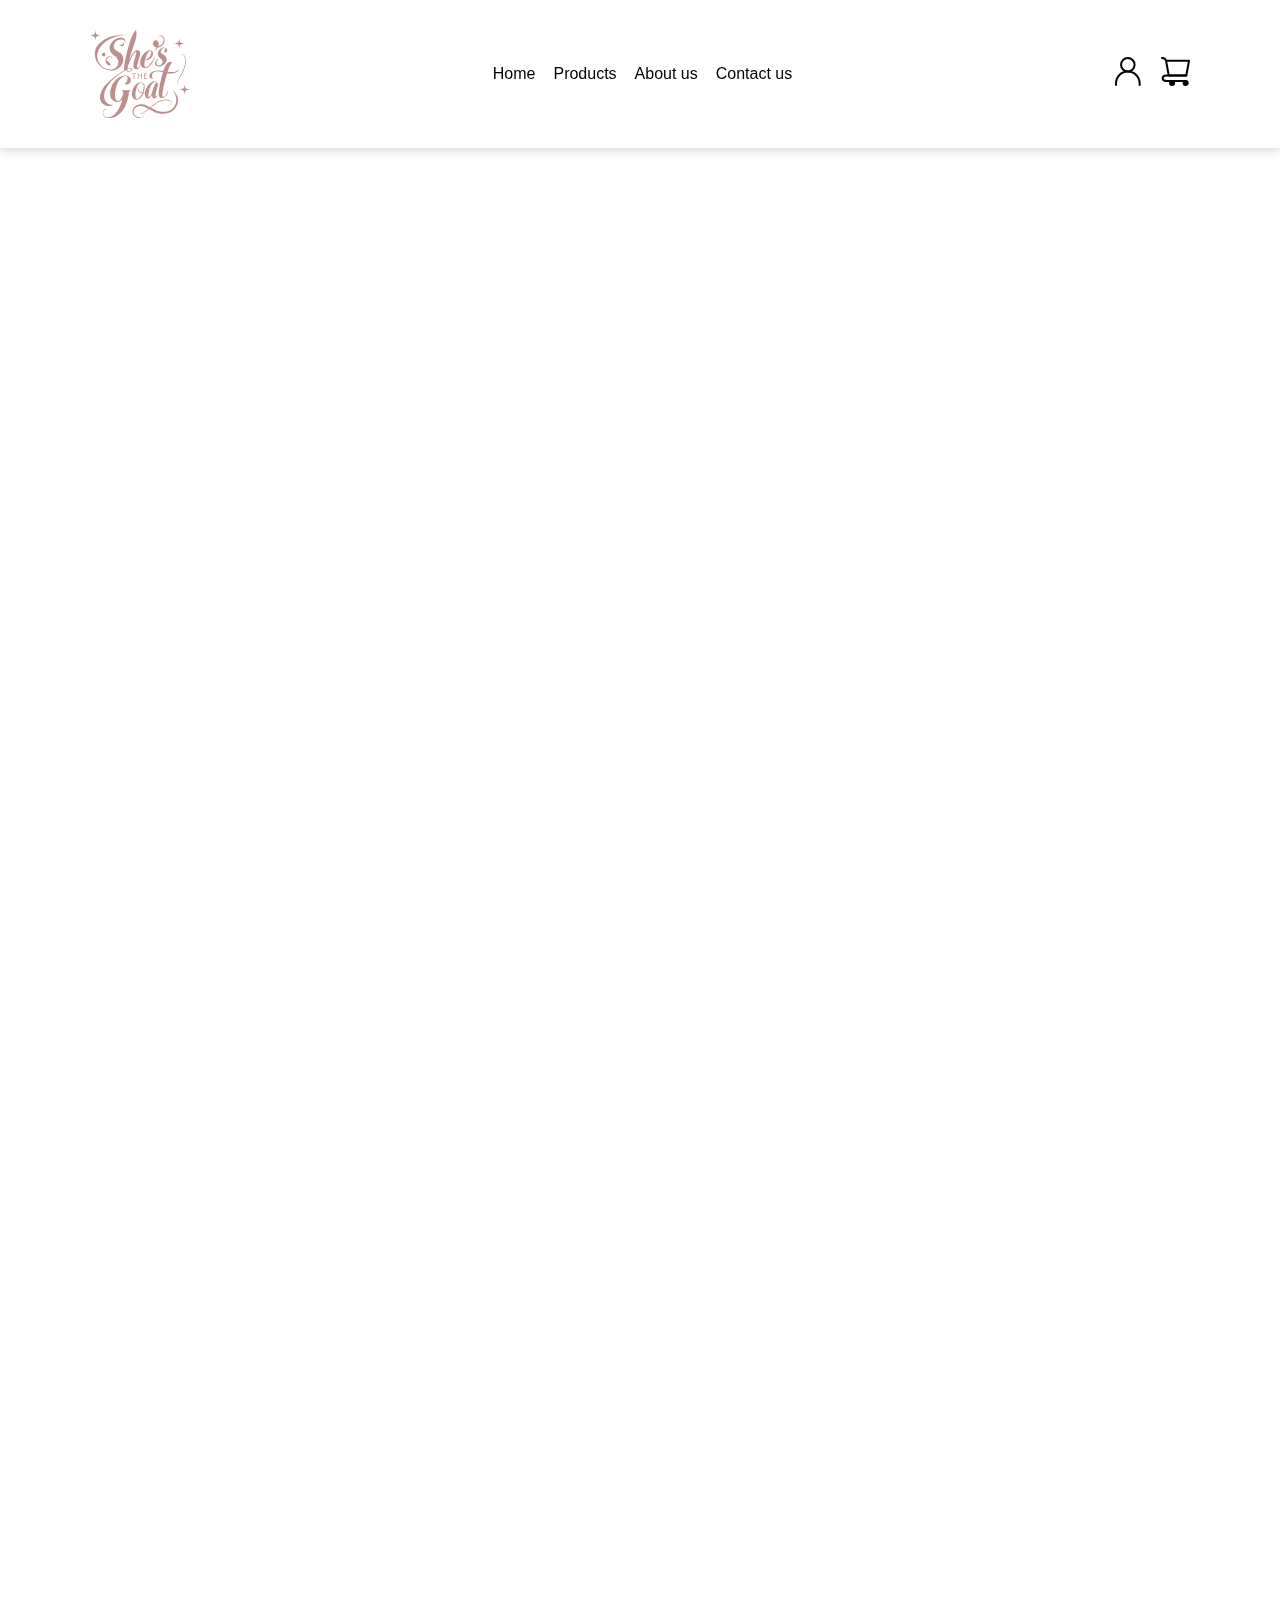
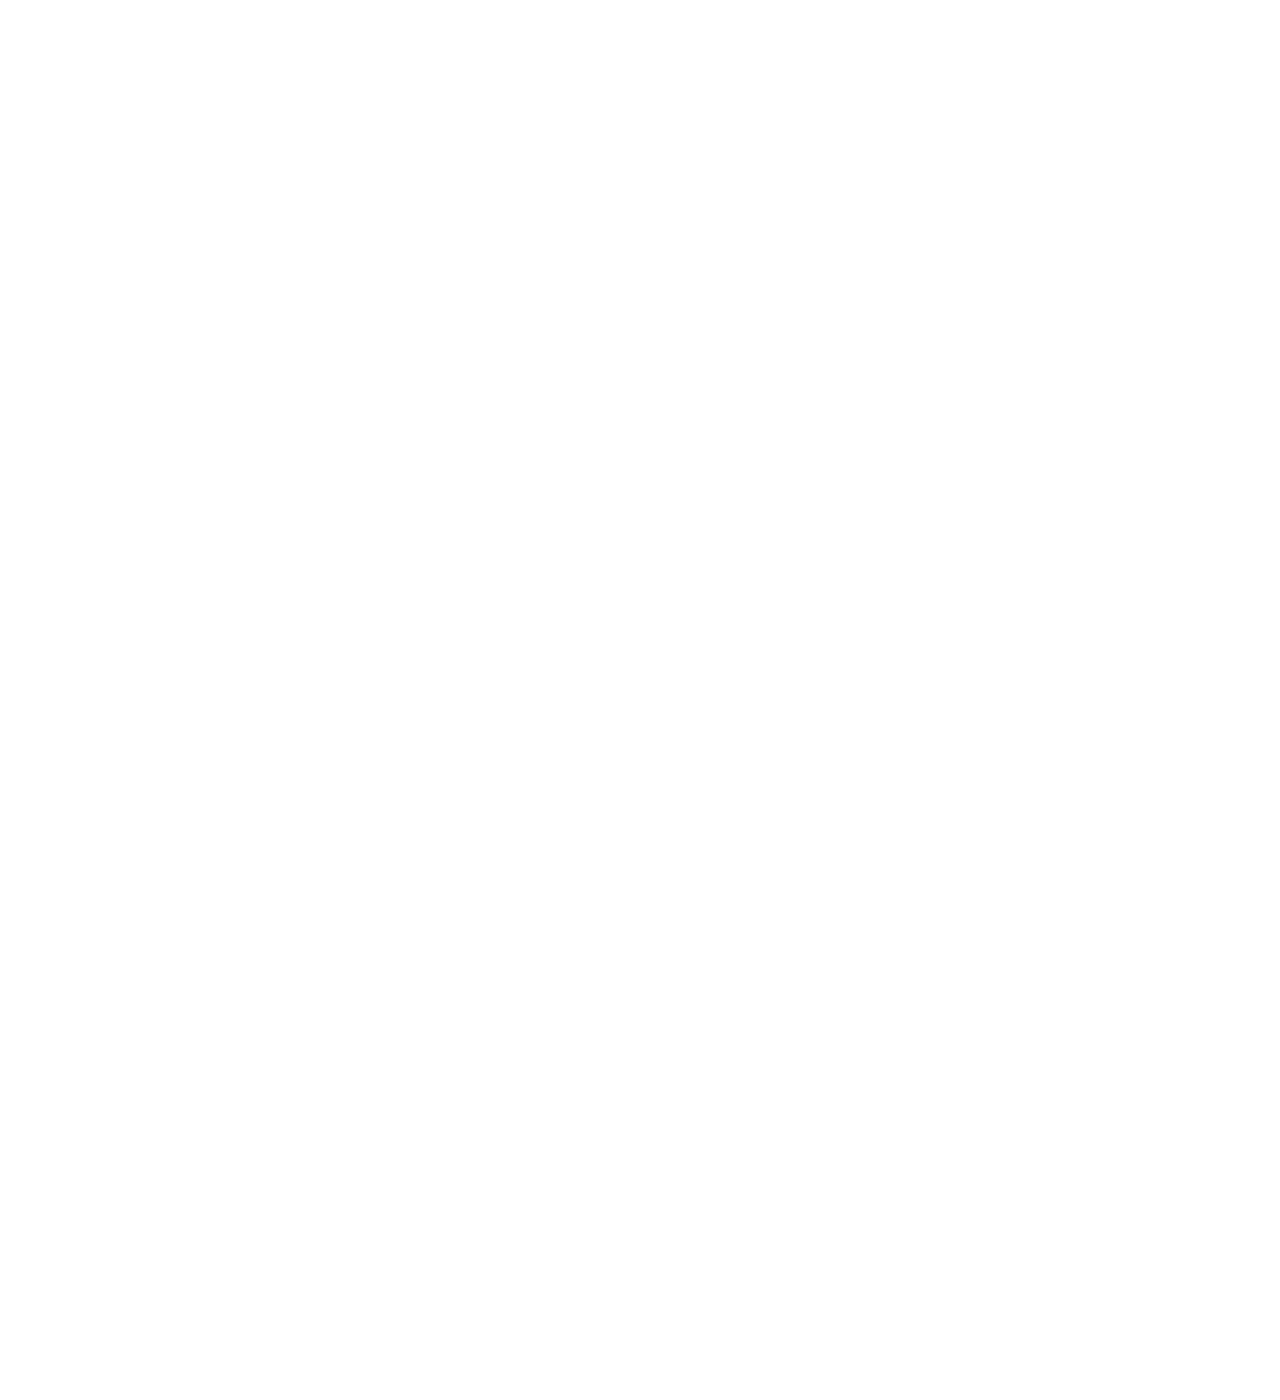
<file: test/header-preview.html>
<!DOCTYPE html>
<html lang="en">
<head>
    <meta charset="UTF-8">
    <meta name="viewport" content="width=device-width, initial-scale=1.0">
    <title>Document</title>
    <style>
        *{
            margin: 0;
            padding: 0;
            box-sizing: border-box;
            font-family: "Montserrat", sans-serif;
        }
        body{
            padding-bottom: 3000px;
        }
        h1{
            color: #BC8F8F ;
            font-size: 36px;
            font-weight: 800;
        }
        h2{
            color: #5D5857 ;
            font-size: 20px;
            font-weight: 600;
        }
        p{
            color: #5D5857 ;
            font-size: 18px;
            font-weight: 400;
        }

    /* -------------- */

        #header{
            display: flex;
            justify-content: center;
            align-items: center;
            padding: 30px 30px;
            box-shadow: 0 3px 10px rgba(0, 0, 0, 0.15);
            position: fixed;
            top: 0;
            right: 0;
            left: 0;
            z-index: 999;
            background-color: white;
        }
        .header-container{
            display: flex;
            justify-content: space-between;
            align-items: center;
            width: 100%;
            max-width: 1100px;
        }
        .nav-container{
            display: flex;
            justify-content: center;
            align-items: center;
        }
        .nav-container li{
            list-style: none;
            margin-right: 18px;
        }
        .nav-container > :last-child {
            margin-right: 0;
        }
        .nav-container li a{
            text-decoration: none;
            color: black;
        }
        .right-sec{
            display: flex;
            justify-content: space-between;
        }
        .right-sec img{
            margin-left: 20px;
        }
        .right-sec > :first-child {
            margin-left: 0;
        }
        .logo{
            width: 65px;
        }
        #header.hide {
            transform: translateY(-100%);
            transition: transform 0.5s ease;
         }

        /* Styles for screens larger than 900px (e.g., desktops) */
        @media screen and (min-width: 901px) {
            .logo{
                width: 100px;
            }
            .menu{
                display: none;
            }
            .mobile-menu{
                display: none;
            }
        }
        
        /* Styles for screens between 600px and 900px (e.g., tablets) */
        @media screen and (min-width: 601px) and (max-width: 900px) {
            #header{
                display: flex;
                justify-content: center;
                align-items: center;
                padding: 20px 30px ;
                box-shadow: 0 3px 10px rgba(0, 0, 0, 0.15);
            }
            .menu{
                display: none;
            }
            .mobile-menu{
                display: none;
            }
        }

        @media screen and (max-width: 600px) {
            #header{
                display: flex;
                justify-content: center;
                align-items: center;
                padding: 12px 30px ;
                box-shadow: 0 3px 10px rgba(0, 0, 0, 0.15);
            }
            .header-container{
                display: flex;
                justify-content: space-between;
                align-items: center;
                width: 100%;
            }
            .nav-container{
                display: none;
            }
            .right-sec{
                display: none;
            }
            .logo{
                width: 65px;
            }
            .menu{
                display: flex;
                align-items: center;
                justify-content: center;
            }
            .menu svg{
                margin-right: 10px;
            }
            .mobile-menu{
            display: flex;
            flex-direction: column;
            align-items: center;
            justify-content: start;
            padding: 30px;
            height: 100vh;
            background-color: #BC8F8F;
            position: fixed;
            top: 80.88;
            right: -100%;
            transition: right 0.3s ease;
            }

            .mobile-menu.active {
                right: 0;
                left: 0;
                top: 80.88px
            }

            .mob-nav-container{
            margin-bottom: 30px;
            }
            .mob-nav-container li{
            list-style: none;
            text-align: center;
            margin-bottom:15px ;
            }

            .mob-nav-container li a{
            text-decoration: none;
            color: rgb(0, 0, 0);
            font-size: 26px;
            font-weight: 600;
            }
            .mob-right-sec{
            display: flex;
            justify-content: space-between;
            }
            .mob-right-sec img{
            margin-left: 20px;
            }
            .mob-right-sec > :first-child {
            margin-left: 0;
            }

        }
    </style>
</head>
<body>
    <section id="header">
        <div class="header-container">
            <img class="logo"src="/img/logo.svg" alt="">
            <nav>
                <ul class="nav-container">
                    <li><a href="home.html">Home</a></li>
                    <li><a href="products-main.html">Products</a></li>
                    <li><a href="#">About us</a></li>
                    <li><a href="/pages/contact.html">Contact us</a></li>
                </ul>
            </nav>
            <div class="right-sec">
                <a href=""><img src="/img/account-icon.svg" alt=""></a>
                <a href="/pages/cart.html"><img src="/img/cart-icon.svg" alt=""></a>
            </div>
            <div class="menu">
                <svg id="menu-icon" xmlns="http://www.w3.org/2000/svg" viewBox="0 0 27 27" width="27" height="27">
                    <path fill="#000" d="M2 5h23c.6 0 1-.4 1-1s-.4-1-1-1H2c-.6 0-1 .4-1 1s.4 1 1 1zm0 8h23c.6 0 1-.4 1-1s-.4-1-1-1H2c-.6 0-1 .4-1 1s.4 1 1 1zm0 8h23c.6 0 1-.4 1-1s-.4-1-1-1H2c-.6 0-1 .4-1 1s.4 1 1 1z"/>
                </svg>
            </div>
        </div>
    </section>
    <section class="mobile-menu">
        <nav>
            <ul class="mob-nav-container">
                <li><a href="home.html">Home</a></li>
                <li><a href="products-main.html">Products</a></li>
                <li><a href="#">About us</a></li>
                <li><a href="/pages/contact.html">Contact us</a></li>
            </ul>
        </nav>
        <div class="mob-right-sec">
            <a href=""><img src="/img/account-icon.svg" alt=""></a>
            <a href="/pages/cart.html"><img src="/img/cart-icon.svg" alt=""></a>
        </div>
    </section>

    <script>
        const menuIcon = document.getElementById('menu-icon');
        const mobileMenu = document.querySelector('.mobile-menu');
        
        menuIcon.addEventListener('click', () => {
          mobileMenu.classList.toggle('active');
        });

        let lastScrollTop = 0;
        const header = document.getElementById('header');

        window.addEventListener("scroll", function() {
        let scrollTop = window.pageYOffset || document.documentElement.scrollTop;
        if (scrollTop > lastScrollTop) {
            // Scrolling down
            header.classList.add("hide");
        } else {
            // Scrolling up
            header.classList.remove("hide");
        }
        lastScrollTop = scrollTop;
        });
    </script>
</body>
</html>
</file>
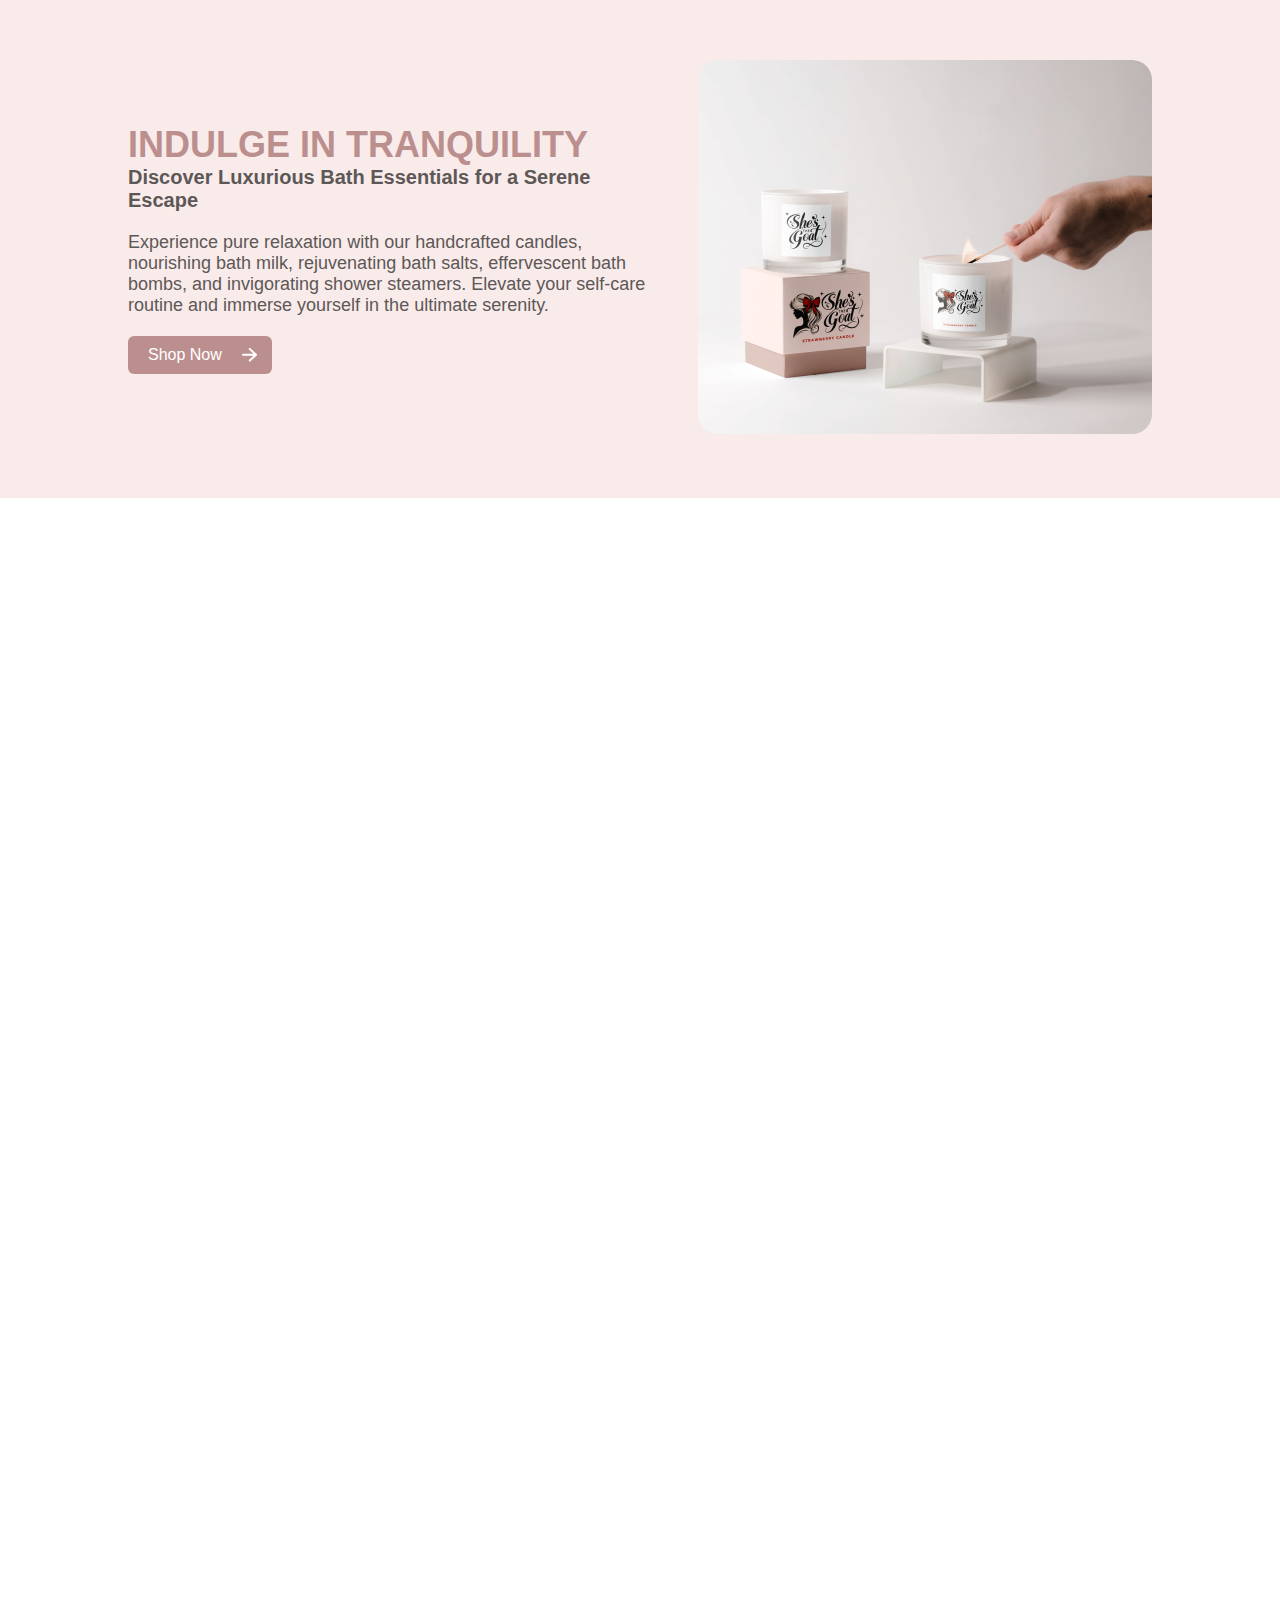
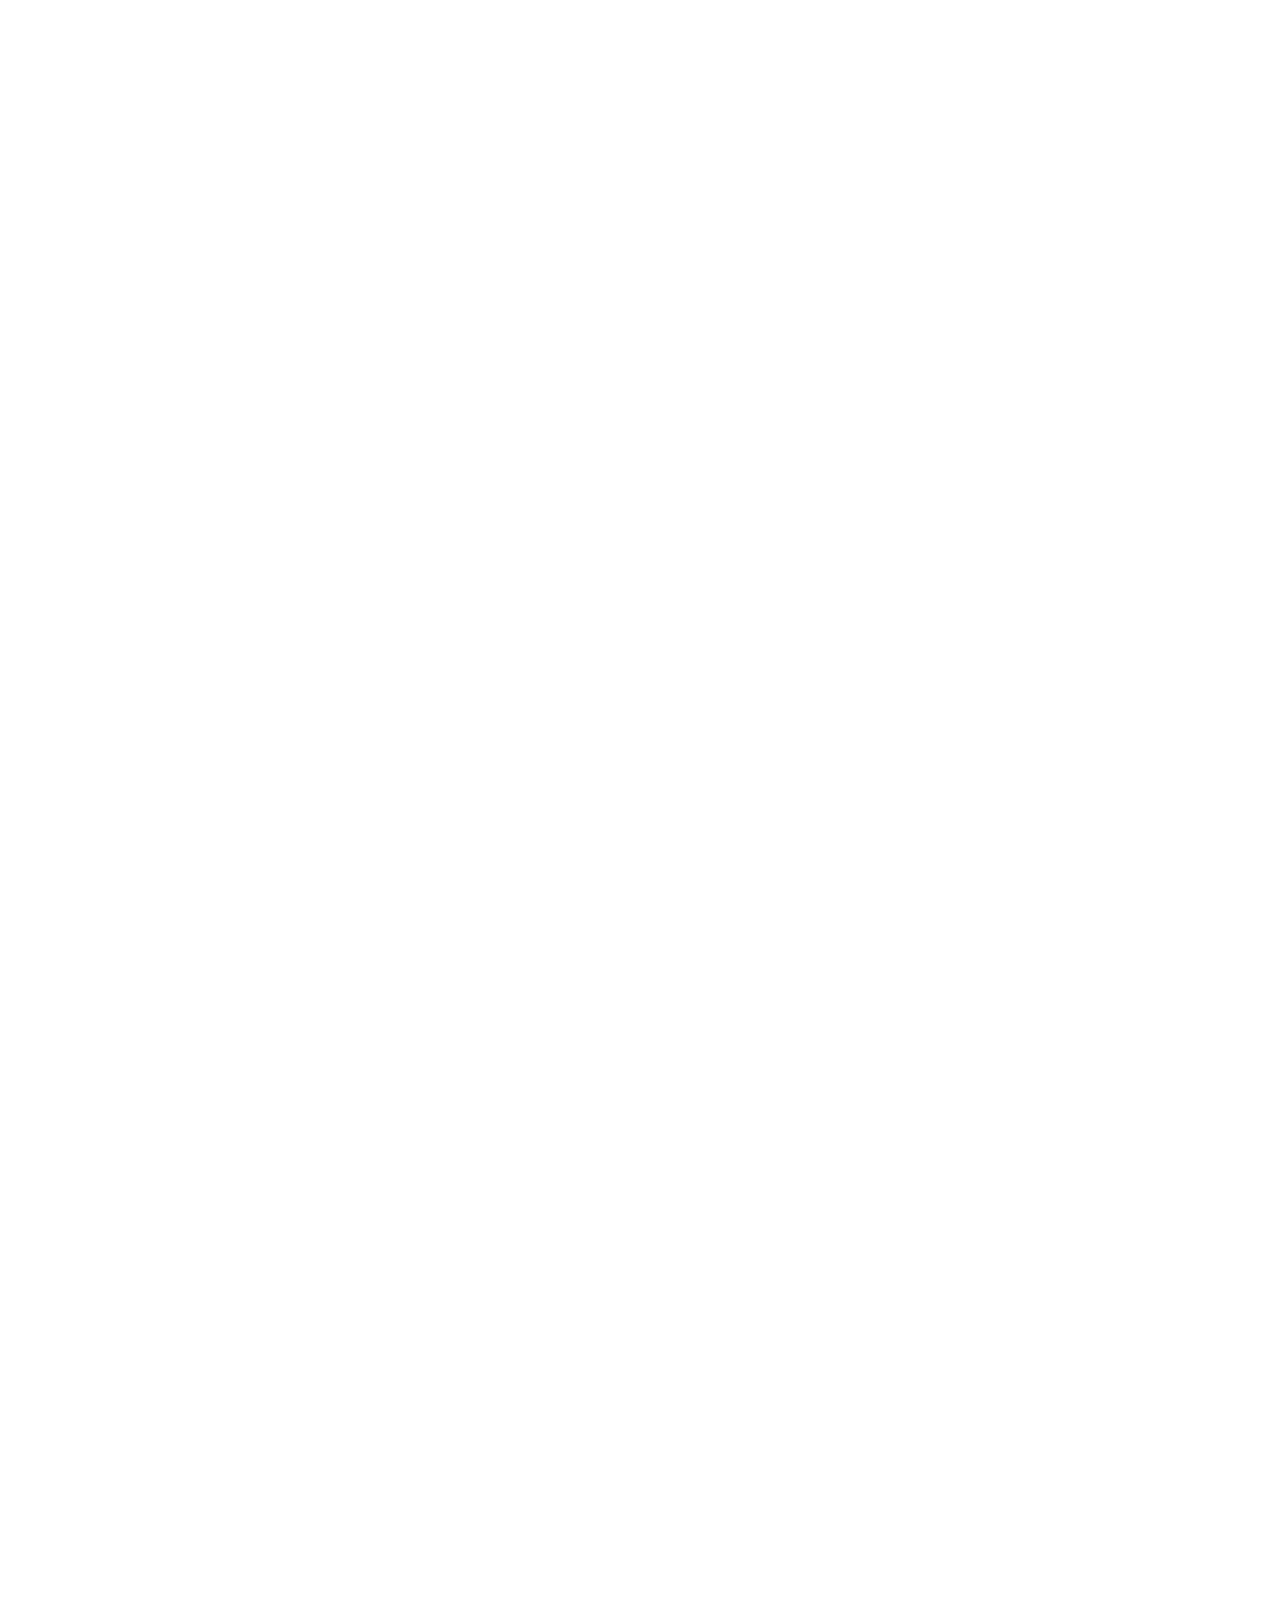
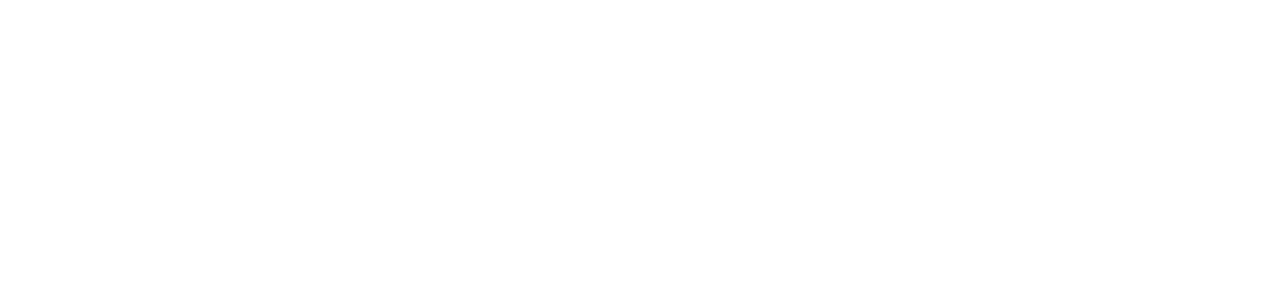
<file: test/hero-pre.html>
<!DOCTYPE html>
<html lang="en">
<head>
<meta charset="UTF-8">
<meta name="viewport" content="width=device-width, initial-scale=1.0">
<title>Responsive Hero Section</title>
<style>
   *{
            margin: 0;
            padding: 0;
            box-sizing: border-box;
            font-family: "Montserrat", sans-serif;
        }
        body{
            padding-bottom: 3000px;
        }
        h1{
            color: #BC8F8F ;
            font-size: 36px;
            font-weight: 800;
        }
        h2{
            color: #5D5857 ;
            font-size: 20px;
            font-weight: 600;
        }
        p{
            color: #5D5857 ;
            font-size: 18px;
            font-weight: 400;
        }

    /* hero */
    
        #hero{
            display: flex;
            flex-direction: column;
            justify-content: center;
            align-items: center;
            background-color: #F9EBEA;
            padding: 60px 10%;
        }
        .hero-container{
            display: flex;
            justify-content: space-around;
            align-items: center;
            width: 100%;
        }
        .hero-text{
            padding-right:50px ;
        }
        .hero-text h2{
            margin-bottom: 20px;
        } 
        .shop-btn{
            border: none;
            background-color: #BC8F8F;
            color: white;
            padding: 10px 50px 10px 20px;
            border-radius: 6px;
            font-size: 16px;
            font-weight: 500;
            position: relative;
            margin-top: 20px;
        }
        .shop-btn:hover{
            box-shadow: 3px 3px 10px rgba(0, 0, 0, .15);
        }

        .shop-btn img{
            position: absolute;
            right: 15px;
            top: 12px;
        }
        .hero-image-container img{
            border-radius: 20px;
        }
        @media screen and (min-width: 901px) {
           .hero-container{
            max-width: 1200px;
           }
        }
        
    
        @media screen and (min-width: 601px) and (max-width: 900px) {
            .hero-container{
                flex-direction: column;
                justify-content: center;
            }
            .hero-text{
                text-align: center;
                padding-right: 0;
                margin-bottom: 60px ;
            }
            .hero-image-container img{
                border-radius: 20px;
                width: 100%;
            }
            .hero-text h1{
                font-size: 33px ;
            }
        }

        @media screen and (max-width: 600px) {
            .hero-container{
                flex-direction: column;
                justify-content: center;
                
            }
            .hero-text{
                text-align: center;
                padding-right: 0;
                margin-bottom: 60px ;
            }
            .hero-image-container img{
                border-radius: 20px;
                width: 100%;
            }
            .hero-text h1{
                font-size: 28px ;
            }
            .hero-text h2{
                
            } 
        }
</style>
</head>
<body>

    <section id="hero">
        <div class="hero-container">
            <div class="hero-text">
                <h1>INDULGE IN TRANQUILITY</h1>
                <h2>Discover Luxurious Bath Essentials for a Serene Escape</h2>
                <p>Experience pure relaxation with our handcrafted candles, 
                nourishing bath milk, rejuvenating bath salts, effervescent
                bath bombs, and invigorating shower steamers. Elevate your self-care routine
                and immerse yourself in the ultimate serenity.</p>
                <a href="/pages/products-main.html"><button class="shop-btn">Shop Now <img src="/img/arrow.svg" alt=""></button></a>
            </div>
            <div class="hero-image-container">
                <img src="/img/candle.png" alt="">
            </div>
        </div>
    </section>

</body>
</html>
</file>
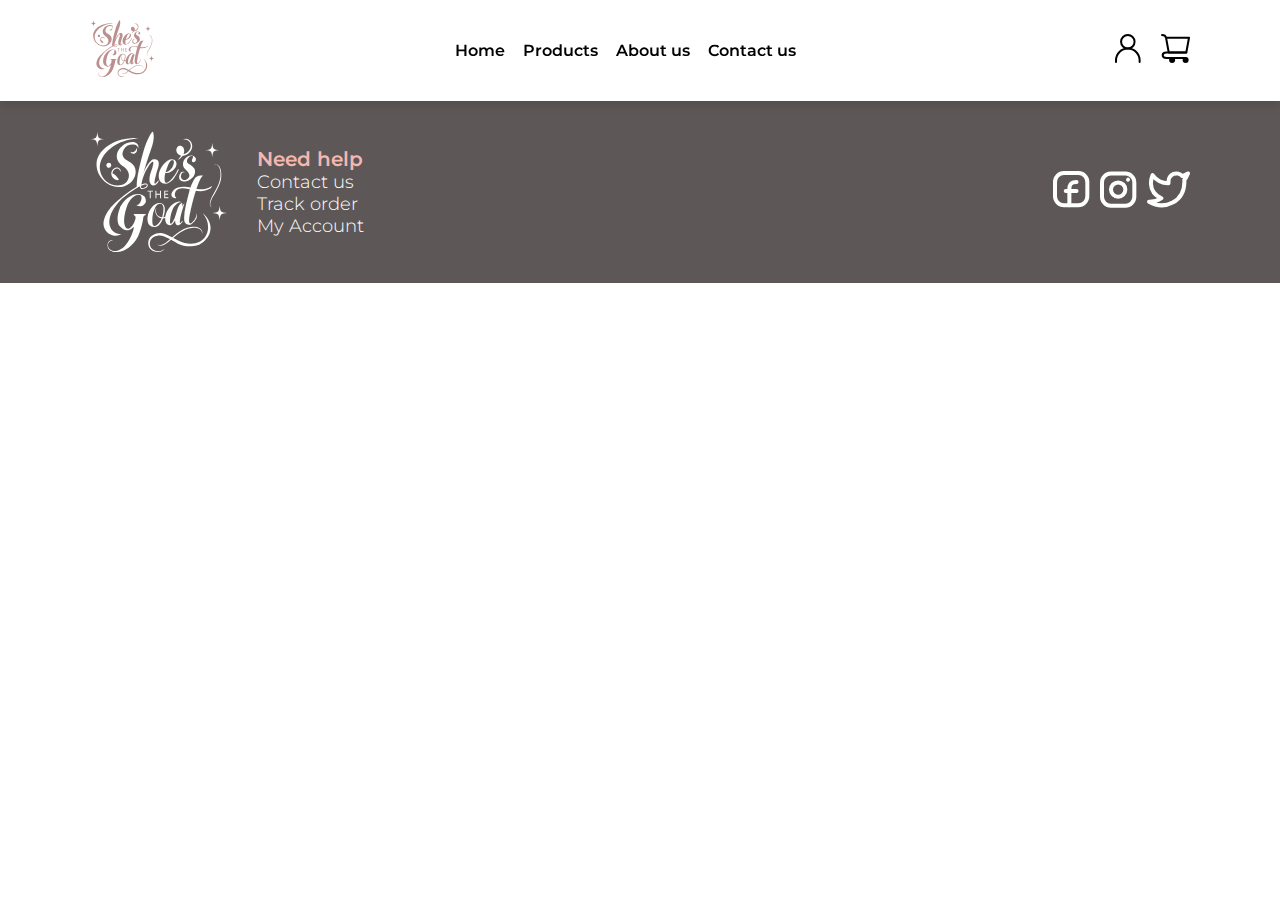
<file: test/template.html>
<!DOCTYPE html>
<html lang="en">
  <head>
    <meta charset="UTF-8" />
    <meta name="viewport" content="width=device-width, initial-scale=1.0" />
    <title>She's the Goat</title>
    <link rel="stylesheet" href="" />
    <link rel="stylesheet" href="/styles/general.css" />
    <!-- header -->
    <link rel="stylesheet" href="/header-files/header.css" />
    <script src="/header-files/mobile-header.js" defer></script>
    <script src="/header-files/header-scroll-hide.js" defer></script>
    <!-- font -->
    <link rel="preconnect" href="https://fonts.googleapis.com" />
    <link rel="preconnect" href="https://fonts.gstatic.com" crossorigin />
    <link
      href="https://fonts.googleapis.com/css2?family=Montserrat:ital,wght@0,100..900;1,100..900&display=swap"
      rel="stylesheet"
    />
  </head>
  <body>
    <section id="header">
      <div class="header-container">
        <a href="/index.html"
          ><img class="logo" src="/img/logo.svg" alt=""
        /></a>
        <nav>
          <ul class="nav-container">
            <li><a href="/index.html#hero">Home</a></li>
            <li><a href="/pages/products-main.html">Products</a></li>
            <li><a href="/index.html#about">About us</a></li>
            <li><a href="/pages/contact.html">Contact us</a></li>
          </ul>
        </nav>
        <div class="right-sec">
          <a href=""><img src="/img/account-icon.svg" alt="" /></a>
          <a href="/pages/cart.html"><img src="/img/cart-icon.svg" alt="" /></a>
        </div>
        <div class="menu">
          <svg
            id="menu-icon"
            xmlns="http://www.w3.org/2000/svg"
            viewBox="0 0 27 27"
            width="27"
            height="27"
          >
            <path
              fill="#000"
              d="M2 5h23c.6 0 1-.4 1-1s-.4-1-1-1H2c-.6 0-1 .4-1 1s.4 1 1 1zm0 8h23c.6 0 1-.4 1-1s-.4-1-1-1H2c-.6 0-1 .4-1 1s.4 1 1 1zm0 8h23c.6 0 1-.4 1-1s-.4-1-1-1H2c-.6 0-1 .4-1 1s.4 1 1 1z"
            />
          </svg>
        </div>
      </div>
    </section>
    <section class="mobile-menu">
      <nav>
        <ul class="mob-nav-container">
          <li><a href="/index.html#hero">Home</a></li>
          <li><a href="/pages/products-main.html">Products</a></li>
          <li><a href="/index.html#about">About us</a></li>
          <li><a href="/pages/contact.html">Contact us</a></li>
        </ul>
      </nav>
      <div class="mob-right-sec">
        <a href=""><img src="/img/account-icon.svg" alt="" /></a>
        <a href="/pages/cart.html"><img src="/img/cart-icon.svg" alt="" /></a>
      </div>
    </section>

    <section id="main">
      <section id="footer">
        <div class="footer-container">
          <img class="footer-logo" src="/img/logo-w.svg" alt="" />
          <div class="footer-text-container">
            <div class="footer-text">
              <h4>Need help</h4>
              <a href="/pages/contact.html"><p>Contact us</p></a>
              <a href="#"><p>Track order</p></a>
              <a href="#"><p>My Account</p></a>
            </div>
          </div>

          <div class="footer-icons">
            <a href=""><img src="/img/facebook.svg" alt="" /></a>
            <a href=""><img src="/img/instagram.svg" alt="" /></a>
            <a href=""><img src="/img/twitter.svg" alt="" /></a>
          </div>
        </div>
      </section>
    </section>
  </body>
</html>
</file>
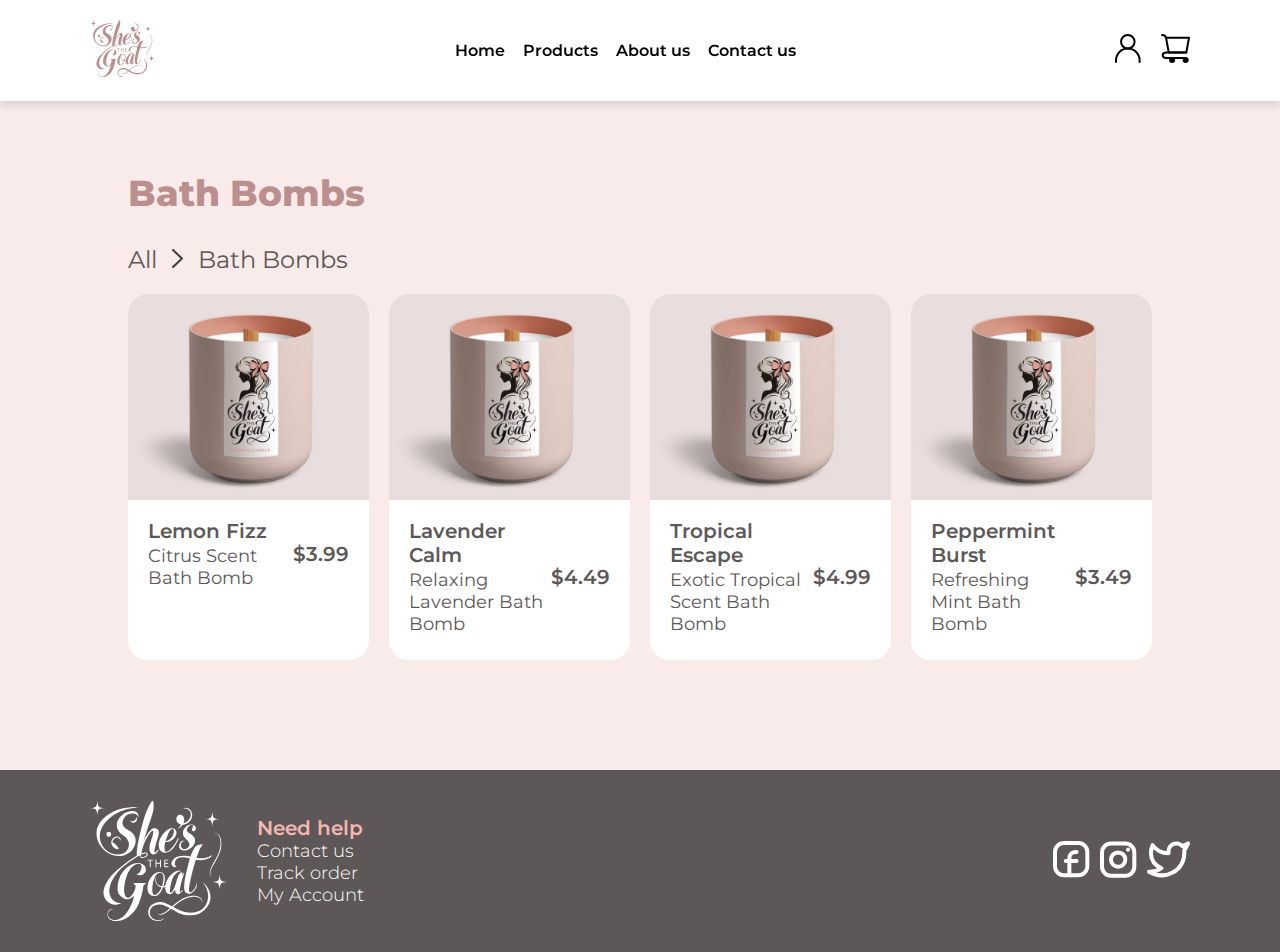
<file: pages/sub-products/bath-bombs-main.html>
<!DOCTYPE html>
<html lang="en">
  <head>
    <meta charset="UTF-8" />
    <meta name="viewport" content="width=device-width, initial-scale=1.0" />
    <title>She's the Goat</title>
    <link rel="stylesheet" href="/styles/candle-main-style.css" />
    <link rel="stylesheet" href="/styles/general.css" />

    <!-- header -->
    <link rel="stylesheet" href="/header-files/header.css" />
    <script src="/header-files/mobile-header.js" defer></script>
    <script src="/header-files/header-scroll-hide.js" defer></script>

    <!-- font -->
    <link rel="preconnect" href="https://fonts.googleapis.com" />
    <link rel="preconnect" href="https://fonts.gstatic.com" crossorigin />
    <link
      href="https://fonts.googleapis.com/css2?family=Montserrat:ital,wght@0,100..900;1,100..900&display=swap"
      rel="stylesheet"
    />
  </head>
  <body>
    <section id="header">
      <div class="header-container">
        <a href="/index.html"
          ><img class="logo" src="/img/logo.svg" alt=""
        /></a>
        <nav>
          <ul class="nav-container">
            <li><a href="/index.html">Home</a></li>
            <li><a href="/pages/products-main.html">Products</a></li>
            <li><a href="/index.html#about">About us</a></li>
            <li><a href="/pages/contact.html">Contact us</a></li>
          </ul>
        </nav>
        <div class="right-sec">
          <a href=""><img src="/img/account-icon.svg" alt="" /></a>
          <a href="/pages/cart.html"><img src="/img/cart-icon.svg" alt="" /></a>
        </div>
        <div class="menu">
          <svg
            id="menu-icon"
            xmlns="http://www.w3.org/2000/svg"
            viewBox="0 0 27 27"
            width="27"
            height="27"
          >
            <path
              fill="#000"
              d="M2 5h23c.6 0 1-.4 1-1s-.4-1-1-1H2c-.6 0-1 .4-1 1s.4 1 1 1zm0 8h23c.6 0 1-.4 1-1s-.4-1-1-1H2c-.6 0-1 .4-1 1s.4 1 1 1zm0 8h23c.6 0 1-.4 1-1s-.4-1-1-1H2c-.6 0-1 .4-1 1s.4 1 1 1z"
            />
          </svg>
        </div>
      </div>
    </section>
    <section class="mobile-menu">
      <nav>
        <ul class="mob-nav-container">
          <li><a href="/index.html">Home</a></li>
          <li><a href="/pages/products-main.html">Products</a></li>
          <li><a href="/index.html#about">About us</a></li>
          <li><a href="/pages/contact.html">Contact us</a></li>
        </ul>
      </nav>
      <div class="mob-right-sec">
        <a href=""><img src="/img/account-icon.svg" alt="" /></a>
        <a href="/pages/cart.html"><img src="/img/cart-icon.svg" alt="" /></a>
      </div>
    </section>

    <section id="main">
      <section id="product"></section>

      <section id="footer">
        <div class="footer-container">
          <img class="footer-logo" src="/img/logo-w.svg" alt="" />
          <div class="footer-text-container">
            <div class="footer-text">
              <h4>Need help</h4>
              <a href="/pages/contact.html"><p>Contact us</p></a>
              <a href="#"><p>Track order</p></a>
              <a href="#"><p>My Account</p></a>
            </div>
          </div>

          <div class="footer-icons">
            <a href=""><img src="/img/facebook.svg" alt="" /></a>
            <a href=""><img src="/img/instagram.svg" alt="" /></a>
            <a href=""><img src="/img/twitter.svg" alt="" /></a>
          </div>
        </div>
      </section>
    </section>

    <script
      data-sub-page="bathbombs"
      type="module"
      src="/script/subProduct.js"
    ></script>
  </body>
</html>
</file>
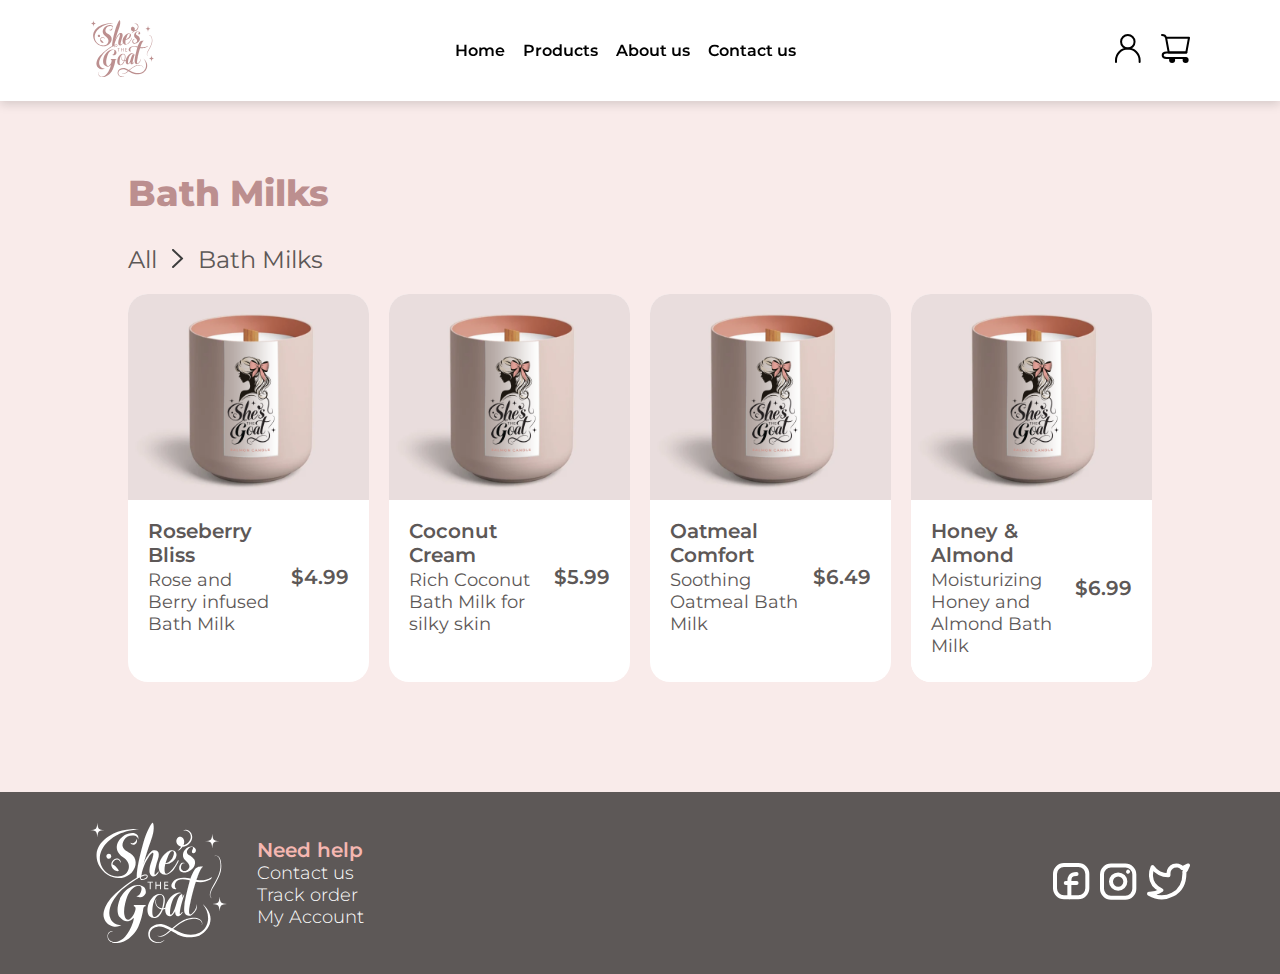
<file: pages/sub-products/bath-milks-main.html>
<!DOCTYPE html>
<html lang="en">
  <head>
    <meta charset="UTF-8" />
    <meta name="viewport" content="width=device-width, initial-scale=1.0" />
    <title>She's the Goat</title>
    <link rel="stylesheet" href="/styles/candle-main-style.css" />
    <link rel="stylesheet" href="/styles/general.css" />

    <!-- header -->
    <link rel="stylesheet" href="/header-files/header.css" />
    <script src="/header-files/mobile-header.js" defer></script>
    <script src="/header-files/header-scroll-hide.js" defer></script>

    <!-- font -->
    <link rel="preconnect" href="https://fonts.googleapis.com" />
    <link rel="preconnect" href="https://fonts.gstatic.com" crossorigin />
    <link
      href="https://fonts.googleapis.com/css2?family=Montserrat:ital,wght@0,100..900;1,100..900&display=swap"
      rel="stylesheet"
    />
  </head>
  <body>
    <section id="header">
      <div class="header-container">
        <a href="/index.html"
          ><img class="logo" src="/img/logo.svg" alt=""
        /></a>
        <nav>
          <ul class="nav-container">
            <li><a href="/index.html">Home</a></li>
            <li><a href="/pages/products-main.html">Products</a></li>
            <li><a href="/index.html#about">About us</a></li>
            <li><a href="/pages/contact.html">Contact us</a></li>
          </ul>
        </nav>
        <div class="right-sec">
          <a href=""><img src="/img/account-icon.svg" alt="" /></a>
          <a href="/pages/cart.html"><img src="/img/cart-icon.svg" alt="" /></a>
        </div>
        <div class="menu">
          <svg
            id="menu-icon"
            xmlns="http://www.w3.org/2000/svg"
            viewBox="0 0 27 27"
            width="27"
            height="27"
          >
            <path
              fill="#000"
              d="M2 5h23c.6 0 1-.4 1-1s-.4-1-1-1H2c-.6 0-1 .4-1 1s.4 1 1 1zm0 8h23c.6 0 1-.4 1-1s-.4-1-1-1H2c-.6 0-1 .4-1 1s.4 1 1 1zm0 8h23c.6 0 1-.4 1-1s-.4-1-1-1H2c-.6 0-1 .4-1 1s.4 1 1 1z"
            />
          </svg>
        </div>
      </div>
    </section>
    <section class="mobile-menu">
      <nav>
        <ul class="mob-nav-container">
          <li><a href="/index.html">Home</a></li>
          <li><a href="/pages/products-main.html">Products</a></li>
          <li><a href="/index.html#about">About us</a></li>
          <li><a href="/pages/contact.html">Contact us</a></li>
        </ul>
      </nav>
      <div class="mob-right-sec">
        <a href=""><img src="/img/account-icon.svg" alt="" /></a>
        <a href="/pages/cart.html"><img src="/img/cart-icon.svg" alt="" /></a>
      </div>
    </section>

    <section id="main">
      <section id="product"></section>

      <section id="footer">
        <div class="footer-container">
          <img class="footer-logo" src="/img/logo-w.svg" alt="" />
          <div class="footer-text-container">
            <div class="footer-text">
              <h4>Need help</h4>
              <a href="/pages/contact.html"><p>Contact us</p></a>
              <a href="#"><p>Track order</p></a>
              <a href="#"><p>My Account</p></a>
            </div>
          </div>

          <div class="footer-icons">
            <a href=""><img src="/img/facebook.svg" alt="" /></a>
            <a href=""><img src="/img/instagram.svg" alt="" /></a>
            <a href=""><img src="/img/twitter.svg" alt="" /></a>
          </div>
        </div>
      </section>
    </section>

    <script
      data-sub-page="bathmilk"
      type="module"
      src="/script/subProduct.js"
    ></script>
  </body>
</html>
</file>
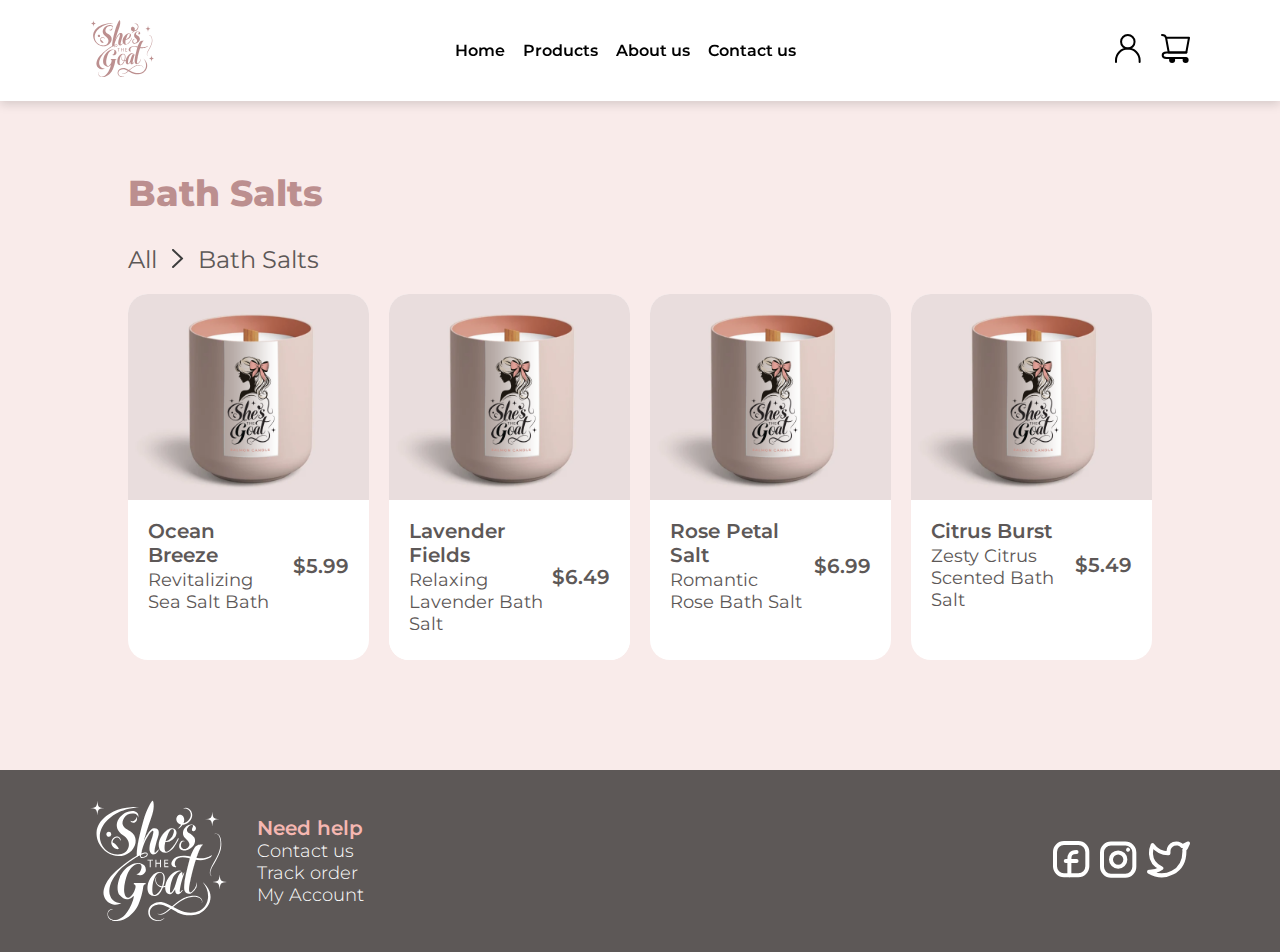
<file: pages/sub-products/bath-salts-main.html>
<!DOCTYPE html>
<html lang="en">
  <head>
    <meta charset="UTF-8" />
    <meta name="viewport" content="width=device-width, initial-scale=1.0" />
    <title>She's the Goat</title>
    <link rel="stylesheet" href="/styles/candle-main-style.css" />
    <link rel="stylesheet" href="/styles/general.css" />

    <!-- header -->
    <link rel="stylesheet" href="/header-files/header.css" />
    <script src="/header-files/mobile-header.js" defer></script>
    <script src="/header-files/header-scroll-hide.js" defer></script>

    <!-- font -->
    <link rel="preconnect" href="https://fonts.googleapis.com" />
    <link rel="preconnect" href="https://fonts.gstatic.com" crossorigin />
    <link
      href="https://fonts.googleapis.com/css2?family=Montserrat:ital,wght@0,100..900;1,100..900&display=swap"
      rel="stylesheet"
    />
  </head>
  <body>
    <section id="header">
      <div class="header-container">
        <a href="/index.html"
          ><img class="logo" src="/img/logo.svg" alt=""
        /></a>
        <nav>
          <ul class="nav-container">
            <li><a href="/index.html">Home</a></li>
            <li><a href="/pages/products-main.html">Products</a></li>
            <li><a href="/index.html#about">About us</a></li>
            <li><a href="/pages/contact.html">Contact us</a></li>
          </ul>
        </nav>
        <div class="right-sec">
          <a href=""><img src="/img/account-icon.svg" alt="" /></a>
          <a href="/pages/cart.html"><img src="/img/cart-icon.svg" alt="" /></a>
        </div>
        <div class="menu">
          <svg
            id="menu-icon"
            xmlns="http://www.w3.org/2000/svg"
            viewBox="0 0 27 27"
            width="27"
            height="27"
          >
            <path
              fill="#000"
              d="M2 5h23c.6 0 1-.4 1-1s-.4-1-1-1H2c-.6 0-1 .4-1 1s.4 1 1 1zm0 8h23c.6 0 1-.4 1-1s-.4-1-1-1H2c-.6 0-1 .4-1 1s.4 1 1 1zm0 8h23c.6 0 1-.4 1-1s-.4-1-1-1H2c-.6 0-1 .4-1 1s.4 1 1 1z"
            />
          </svg>
        </div>
      </div>
    </section>
    <section class="mobile-menu">
      <nav>
        <ul class="mob-nav-container">
          <li><a href="/index.html">Home</a></li>
          <li><a href="/pages/products-main.html">Products</a></li>
          <li><a href="/index.html#about">About us</a></li>
          <li><a href="/pages/contact.html">Contact us</a></li>
        </ul>
      </nav>
      <div class="mob-right-sec">
        <a href=""><img src="/img/account-icon.svg" alt="" /></a>
        <a href="/pages/cart.html"><img src="/img/cart-icon.svg" alt="" /></a>
      </div>
    </section>

    <section id="main">
      <section id="product"></section>

      <section id="footer">
        <div class="footer-container">
          <img class="footer-logo" src="/img/logo-w.svg" alt="" />
          <div class="footer-text-container">
            <div class="footer-text">
              <h4>Need help</h4>
              <a href="/pages/contact.html"><p>Contact us</p></a>
              <a href="#"><p>Track order</p></a>
              <a href="#"><p>My Account</p></a>
            </div>
          </div>

          <div class="footer-icons">
            <a href=""><img src="/img/facebook.svg" alt="" /></a>
            <a href=""><img src="/img/instagram.svg" alt="" /></a>
            <a href=""><img src="/img/twitter.svg" alt="" /></a>
          </div>
        </div>
      </section>
    </section>

    <script
      data-sub-page="bathsalts"
      type="module"
      src="/script/subProduct.js"
    ></script>
  </body>
</html>
</file>
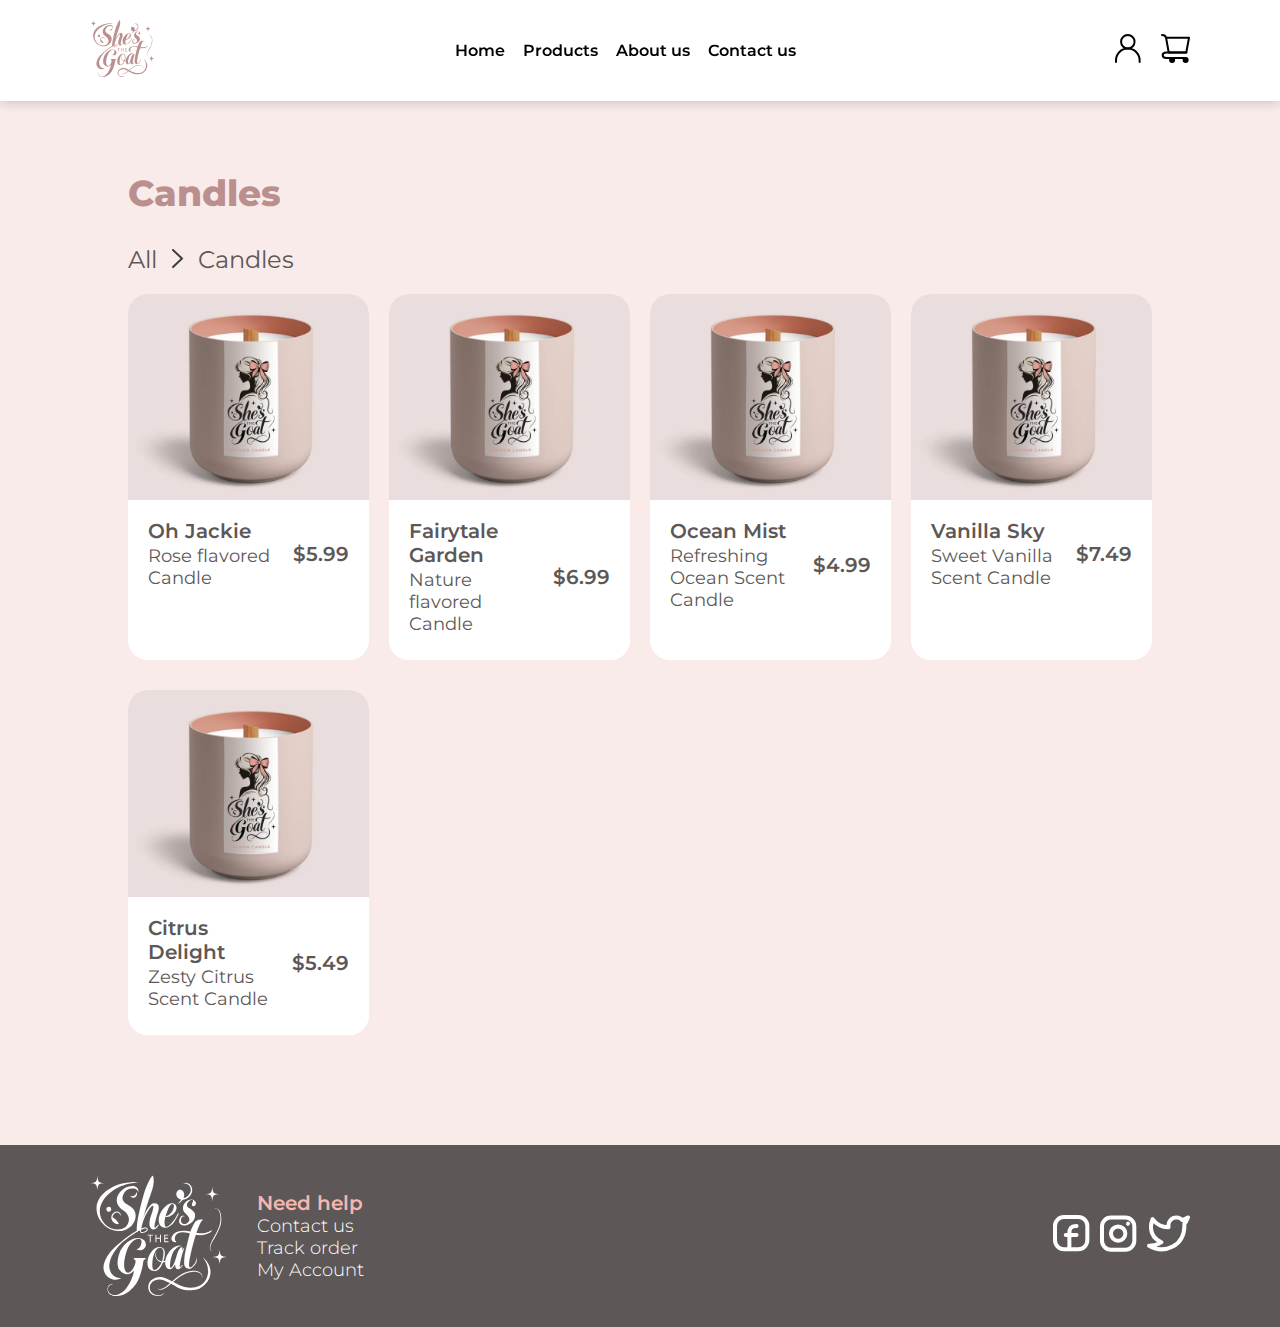
<file: pages/sub-products/candles-main.html>
<!DOCTYPE html>
<html lang="en">
  <head>
    <meta charset="UTF-8" />
    <meta name="viewport" content="width=device-width, initial-scale=1.0" />
    <title>She's the Goat</title>
    <link rel="stylesheet" href="/styles/candle-main-style.css" />
    <link rel="stylesheet" href="/styles/general.css" />

    <!-- header -->
    <link rel="stylesheet" href="/header-files/header.css" />
    <script src="/header-files/mobile-header.js" defer></script>
    <script src="/header-files/header-scroll-hide.js" defer></script>

    <!-- font -->
    <link rel="preconnect" href="https://fonts.googleapis.com" />
    <link rel="preconnect" href="https://fonts.gstatic.com" crossorigin />
    <link
      href="https://fonts.googleapis.com/css2?family=Montserrat:ital,wght@0,100..900;1,100..900&display=swap"
      rel="stylesheet"
    />
  </head>
  <body>
    <section id="header">
      <div class="header-container">
        <a href="/index.html"
          ><img class="logo" src="/img/logo.svg" alt=""
        /></a>
        <nav>
          <ul class="nav-container">
            <li><a href="/index.html">Home</a></li>
            <li><a href="/pages/products-main.html">Products</a></li>
            <li><a href="/index.html#about">About us</a></li>
            <li><a href="/pages/contact.html">Contact us</a></li>
          </ul>
        </nav>
        <div class="right-sec">
          <a href=""><img src="/img/account-icon.svg" alt="" /></a>
          <a href="/pages/cart.html"><img src="/img/cart-icon.svg" alt="" /></a>
        </div>
        <div class="menu">
          <svg
            id="menu-icon"
            xmlns="http://www.w3.org/2000/svg"
            viewBox="0 0 27 27"
            width="27"
            height="27"
          >
            <path
              fill="#000"
              d="M2 5h23c.6 0 1-.4 1-1s-.4-1-1-1H2c-.6 0-1 .4-1 1s.4 1 1 1zm0 8h23c.6 0 1-.4 1-1s-.4-1-1-1H2c-.6 0-1 .4-1 1s.4 1 1 1zm0 8h23c.6 0 1-.4 1-1s-.4-1-1-1H2c-.6 0-1 .4-1 1s.4 1 1 1z"
            />
          </svg>
        </div>
      </div>
    </section>
    <section class="mobile-menu">
      <nav>
        <ul class="mob-nav-container">
          <li><a href="/index.html">Home</a></li>
          <li><a href="/pages/products-main.html">Products</a></li>
          <li><a href="/index.html#about">About us</a></li>
          <li><a href="/pages/contact.html">Contact us</a></li>
        </ul>
      </nav>
      <div class="mob-right-sec">
        <a href=""><img src="/img/account-icon.svg" alt="" /></a>
        <a href="/pages/cart.html"><img src="/img/cart-icon.svg" alt="" /></a>
      </div>
    </section>

    <section id="main">
      <section id="product"></section>

      <section id="footer">
        <div class="footer-container">
          <img class="footer-logo" src="/img/logo-w.svg" alt="" />
          <div class="footer-text-container">
            <div class="footer-text">
              <h4>Need help</h4>
              <a href="/pages/contact.html"><p>Contact us</p></a>
              <a href="#"><p>Track order</p></a>
              <a href="#"><p>My Account</p></a>
            </div>
          </div>

          <div class="footer-icons">
            <a href=""><img src="/img/facebook.svg" alt="" /></a>
            <a href=""><img src="/img/instagram.svg" alt="" /></a>
            <a href=""><img src="/img/twitter.svg" alt="" /></a>
          </div>
        </div>
      </section>
    </section>

    <script
      data-sub-page="candle"
      type="module"
      src="/script/subProduct.js"
    ></script>
  </body>
</html>
</file>
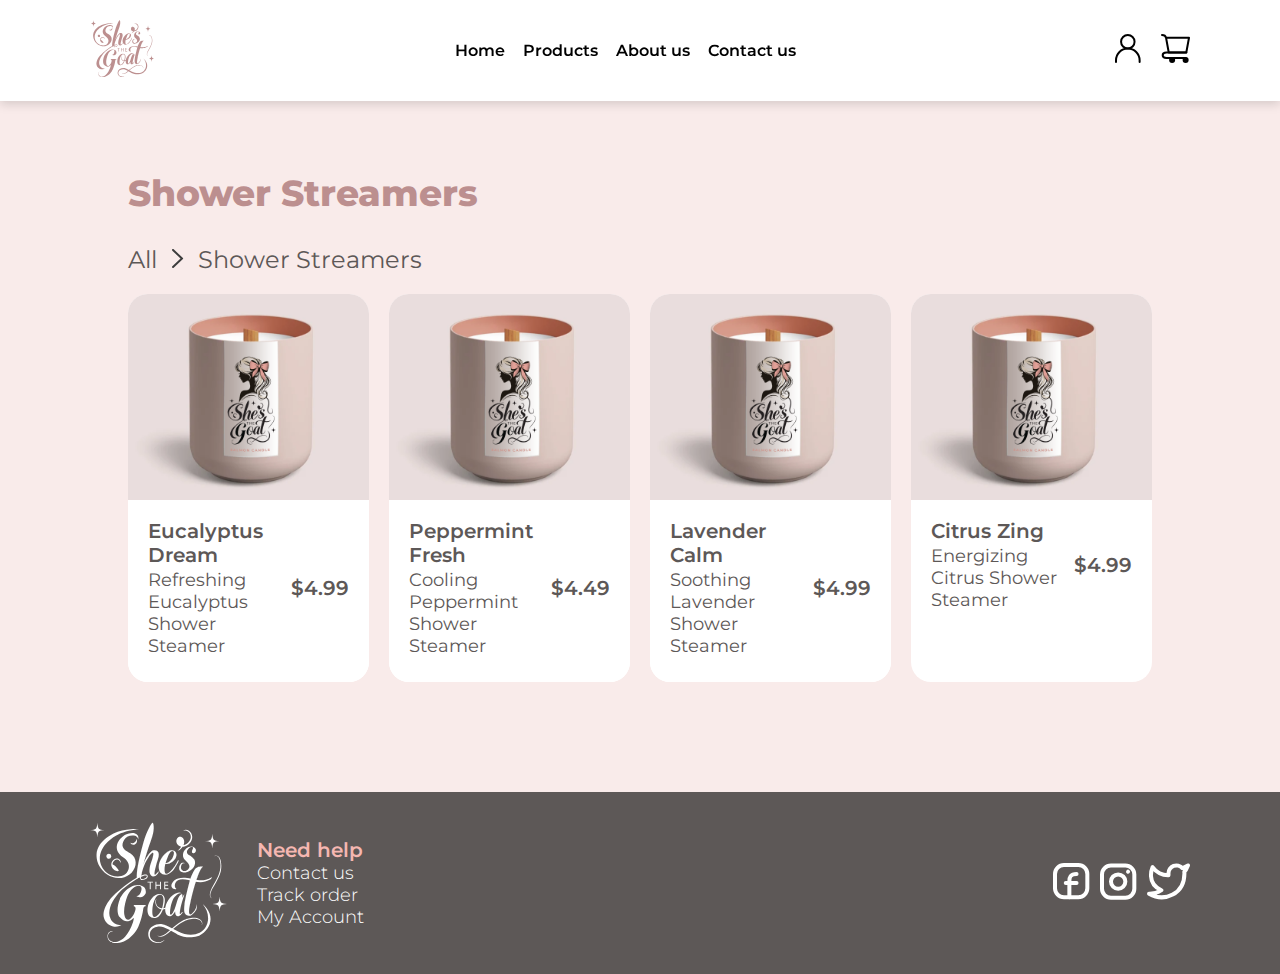
<file: pages/sub-products/shower-steamers-main.html>
<!DOCTYPE html>
<html lang="en">
  <head>
    <meta charset="UTF-8" />
    <meta name="viewport" content="width=device-width, initial-scale=1.0" />
    <title>Document</title>
    <link rel="stylesheet" href="/styles/candle-main-style.css" />
    <link rel="stylesheet" href="/styles/general.css" />

    <!-- header -->
    <link rel="stylesheet" href="/header-files/header.css" />
    <script src="/header-files/mobile-header.js" defer></script>
    <script src="/header-files/header-scroll-hide.js" defer></script>

    <!-- font -->
    <link rel="preconnect" href="https://fonts.googleapis.com" />
    <link rel="preconnect" href="https://fonts.gstatic.com" crossorigin />
    <link
      href="https://fonts.googleapis.com/css2?family=Montserrat:ital,wght@0,100..900;1,100..900&display=swap"
      rel="stylesheet"
    />
  </head>
  <body>
    <section id="header">
      <div class="header-container">
        <a href="/index.html"
          ><img class="logo" src="/img/logo.svg" alt=""
        /></a>
        <nav>
          <ul class="nav-container">
            <li><a href="/index.html">Home</a></li>
            <li><a href="/pages/products-main.html">Products</a></li>
            <li><a href="/index.html#about">About us</a></li>
            <li><a href="/pages/contact.html">Contact us</a></li>
          </ul>
        </nav>
        <div class="right-sec">
          <a href=""><img src="/img/account-icon.svg" alt="" /></a>
          <a href="/pages/cart.html"><img src="/img/cart-icon.svg" alt="" /></a>
        </div>
        <div class="menu">
          <svg
            id="menu-icon"
            xmlns="http://www.w3.org/2000/svg"
            viewBox="0 0 27 27"
            width="27"
            height="27"
          >
            <path
              fill="#000"
              d="M2 5h23c.6 0 1-.4 1-1s-.4-1-1-1H2c-.6 0-1 .4-1 1s.4 1 1 1zm0 8h23c.6 0 1-.4 1-1s-.4-1-1-1H2c-.6 0-1 .4-1 1s.4 1 1 1zm0 8h23c.6 0 1-.4 1-1s-.4-1-1-1H2c-.6 0-1 .4-1 1s.4 1 1 1z"
            />
          </svg>
        </div>
      </div>
    </section>
    <section class="mobile-menu">
      <nav>
        <ul class="mob-nav-container">
          <li><a href="/index.html">Home</a></li>
          <li><a href="/pages/products-main.html">Products</a></li>
          <li><a href="/index.html#about">About us</a></li>
          <li><a href="/pages/contact.html">Contact us</a></li>
        </ul>
      </nav>
      <div class="mob-right-sec">
        <a href=""><img src="/img/account-icon.svg" alt="" /></a>
        <a href="/pages/cart.html"><img src="/img/cart-icon.svg" alt="" /></a>
      </div>
    </section>

    <section id="main">
      <section id="product"></section>

      <section id="footer">
        <div class="footer-container">
          <img class="footer-logo" src="/img/logo-w.svg" alt="" />
          <div class="footer-text-container">
            <div class="footer-text">
              <h4>Need help</h4>
              <a href="/pages/contact.html"><p>Contact us</p></a>
              <a href="#"><p>Track order</p></a>
              <a href="#"><p>My Account</p></a>
            </div>
          </div>

          <div class="footer-icons">
            <a href=""><img src="/img/facebook.svg" alt="" /></a>
            <a href=""><img src="/img/instagram.svg" alt="" /></a>
            <a href=""><img src="/img/twitter.svg" alt="" /></a>
          </div>
        </div>
      </section>
    </section>

    <script
      data-sub-page="showerstreamrs"
      type="module"
      src="/script/subProduct.js"
    ></script>
  </body>
</html>
</file>
<file: styles/index-style.css>
/* hero */

#hero{
  display: flex;
  flex-direction: column;
  justify-content: center;
  align-items: center;
  background-color: #F9EBEA;
  padding: 100px 10%;
}
.hero-container{
  display: flex;
  justify-content: space-around;
  align-items: center;
  width: 100%;
}
.hero-text{
  padding-right:50px ;
}
.hero-text h2{
  margin-bottom: 20px;
} 
.shop-btn{
  border: none;
  background-color: #BC8F8F;
  color: white;
  padding: 10px 50px 10px 20px;
  border-radius: 6px;
  font-size: 16px;
  font-weight: 500;
  position: relative;
  margin-top: 20px;
}
.shop-btn:hover{
  box-shadow: 3px 3px 10px rgba(0, 0, 0, .15);
}

.shop-btn img{
  position: absolute;
  right: 15px;
  top: 12px;
}
.hero-image-container img{
  border-radius: 20px;
}
@media screen and (min-width: 901px) {
 .hero-container{
  max-width: 1200px;
 }
}


@media screen and (min-width: 601px) and (max-width: 900px) {
  .hero-container{
      flex-direction: column;
      justify-content: center;
  }
  .hero-text{
      text-align: center;
      padding-right: 0;
      margin-bottom: 60px ;
  }
  .hero-image-container img{
      border-radius: 20px;
      width: 100%;
  }
  .hero-text h1{
      font-size: 33px ;
  }
}

@media screen and (max-width: 600px) {
  .hero-container{
      flex-direction: column;
      justify-content: center;
      
  }
  .hero-text{
      text-align: center;
      padding-right: 0;
      margin-bottom: 60px ;
  }
  .hero-image-container img{
      border-radius: 20px;
      width: 100%;
  }
  .hero-text h1{
      font-size: 28px ;
  }

}

/* product msg */

#product-msg{
    display: flex;
    justify-content: center;
    align-items: center;
    padding: 70px 15%;
}
.product-msg-container h3{
    font-weight: 700;
    font-size: 45px;
    text-align: center;
    max-width: 900px ;
    color: #BC8F8F;
}
.product-msg-container h3 span{
    color: #8D6A6A;
}

/* products */
#Products{
    display: flex;
    flex-direction: column;
    justify-content: center;
    align-items: center;
}
.Product-container{
    display: flex;
    flex-direction: column;
    align-items: center;
    justify-content: center;
    background-color: #F9EBEA;
    padding: 40px;
    border-radius: 15px;
    transition: .3s ease;
}
.Product-container:hover{
    box-shadow: 10px 15px 30px rgba(0, 0, 0, .15);
}


.Product-container img{
    margin-bottom: 30px;
}
.Product-container h2{
    text-align: center;
}

.title{
    text-align: center;
    color: #5D5857;
    margin-bottom: 30px;
}

.pro-grid-1{
    display: grid;
    grid-template-columns: 1fr 1fr 1fr;
    column-gap: 30px;
    row-gap: 35px;
    margin-bottom: 35px;
}

.pro-grid-1 a{
    text-decoration: none;
}

/* About */
#about{
    background-color: #F9EBEA;
    display: flex;
    flex-direction: column;
    align-items: center;
    justify-content: center;
    padding: 70px 15%;
    margin-top: 80px;
}
.about-container{
    display: flex;
    align-items: center;
    justify-content: space-between;
    padding: 20px 0px;
}

.about-text p, 
.about-text-2 p{
    text-align: justify;
}
.about-text h1, 
.about-text-2 h1{
    margin-bottom: 15px;
}

.about-img{
    margin-left: 60px;
}
.about-img-2{
    margin-right: 60px;
}


/* For screens smaller than 768px (e.g., smartphones) */
@media (max-width: 767px) {

    #product-msg{
      display: flex;
      justify-content: center;
      align-items: center;
      padding: 50px 15%;
  }

    .product-msg-container h3 {
      font-size: 28px;
    }
    .title{
      font-size: 22px;
    }
  
    .pro-grid-1 {
      grid-template-columns: 1fr;
      row-gap: 50px;
    }
  
    .about-container {
      flex-direction: column;
    }

    .about-img-2{
      order: 2;
    }
  
   
    .about-img-2 {
      margin: 30px 0 0 0;
    }
    .about-img {
      margin: 30px 0 ;
    }
  }
  
  /* For screens between 768px and 1024px (e.g., tablets) */
  @media (min-width: 768px) and (max-width: 1024px) {
 
    .product-msg-container h3 {
      font-size: 35px;
    }
    .pro-grid-1 {
        grid-template-columns: 1fr 1fr;
      }
    .Product-container {
      padding: 30px;
    }
  
    .title {
      font-size: 26px;
    }
    .about-container {
      flex-direction: column;
    }
    
    .about-img-2{
      order: 2;
    }
    .about-img,
    .about-img-2 {
      margin: 30px 0;
    }
    .about-text h1,
    .about-text-2 h1 {
      font-size: 24px;
    }

  }
  
  /* For screens larger than 1024px (e.g., desktops) */
  @media (min-width: 1025px) {
    
  
    .product-msg-container h3 {
      font-size: 45px;
    }
  
    .Product-container {
      padding: 40px;
    }
    .about-container{
      max-width: 1000px;
    }
    .about-text h1,
    .about-text-2 h1 {
      font-size: 28px;
    }
  }
</file>
<file: styles/general.css>
/* Global styles */
*{
    margin: 0;
    padding: 0;
    box-sizing: border-box;
    font-family: "Montserrat", sans-serif;
    
    -webkit-tap-highlight-color: rgba(255, 255, 255, 0) 
    !important;
    -webkit-focus-ring-color: rgba(255, 255, 255, 0)
    !important;
    outline: none !important;

    scroll-behavior: smooth;
    
     
}
a {
     -webkit-tap-highlight-color: transparent; /* For iOS */
     outline: none;
 }

h1{
     color: #BC8F8F ;
     font-size: 36px;
     font-weight: 800;
}
h2{
     color: #5D5857 ;
     font-size: 20px;
     font-weight: 600;
}
p{
     color: #5D5857 ;
     font-size: 18px;
     font-weight: 400;
}

@media screen and (max-width: 600px) {
     #main{
          padding-top: 80.88px;
     }
}
   
   
@media screen and (min-width: 601px) and (max-width: 900px) {
     #main{
          padding-top: 100.88px;
     }
}


@media screen and (min-width: 901px) {
     #main{
        padding-top: 100.88px;
     }
}


/* footer */

#footer{
     background-color: #5D5857;
     display: flex;
     align-items: center;
     justify-content: center;
     padding: 30px 5%;
   }
   .footer-container{
     display: flex;
     justify-content: space-between;
     align-items: center;
     width: 100%;
     max-width: 1100px;
   }
   .footer-text-container{
     display: flex;
     justify-content: start;
     flex: 1;
     padding: 0 30px;
   }
   .footer-text{
     margin-right: 35px;
     text-align: left;
   }
   .footer-text-container > :last-child {
     margin-right: 0;
   }
   
   .footer-text h4{
     color: #F5B7B1;
     font-weight: 600;
     font-size: 20px;
   }
   .footer-text a{
     text-decoration: none;
   }
   .footer-text p{
     color: #ffffff;
     font-weight: 300;
     font-size: 18px;
   }
   .footer-icons{
     display: flex;
     justify-content: center;
     align-items: center;
   }
   .footer-icons a{
     margin-left: 10px;
   }
   .footer-icons a:first-child {
     margin-left: 0;
   }
   @media screen and (max-width: 600px) {
     #footer{
         background-color: #5D5857;
         display: flex;
         align-items: center;
         justify-content: center;
         padding: 30px 8% 30px 6%;
     }
     .footer-icons{
         display: flex;
         flex-direction: column;
         justify-content: center;
         align-items: center;
     }
     .footer-logo{
         width: 100px;
     }
     .footer-icons a{
         margin-left: 0;
         margin-top: 5px;
     }
     .footer-icons img{
         width:30px;
     }
   
     .footer-icons a:first-child {
         margin-top: 0;
     }
   
   }
</file>
<file: header-files/header.css>
#header{
    display: flex;
    justify-content: center;
    align-items: center;
    padding: 20px 30px;
    box-shadow: 0 3px 10px rgba(0, 0, 0, 0.15);
    position: fixed;
    top: 0;
    right: 0;
    left: 0;
    z-index: 999;
    background-color: white;
    transition: transform 0.5s ease;
}
.header-container{
    display: flex;
    justify-content: space-between;
    align-items: center;
    width: 100%;
    max-width: 1100px;
}
.nav-container{
    display: flex;
    justify-content: center;
    align-items: center;
}
.nav-container li{
    list-style: none;
    margin-right: 18px;
    
}
.nav-container > :last-child {
    margin-right: 0;
}
.nav-container li a{
    text-decoration: none;
    color: black;
    font-weight: 600 ;
    transition: .2s;
}
.nav-container li a:hover{
    color: #BC8F8F;
}
.right-sec{
    display: flex;
    justify-content: space-between;
}
.right-sec img{
    margin-left: 20px;
}
.right-sec > :first-child {
    margin-left: 0;
}
.logo{
    width: 65px;
}

#header.hide {
    transform: translateY(-100%);
    transition: transform 0.3s ease;
}

/* Styles for screens larger than 900px (e.g., desktops) */
@media screen and (min-width: 901px) {
    .menu{
        display: none;
    }
    .mobile-menu{
        display: none;
    }
}

/* Styles for screens between 600px and 900px (e.g., tablets) */
@media screen and (min-width: 601px) and (max-width: 900px) {
    #header{
        display: flex;
        justify-content: center;
        align-items: center;
        padding: 20px 30px ;
        box-shadow: 0 3px 10px rgba(0, 0, 0, 0.15);
    }
    .menu{
        display: none;
    }
    .mobile-menu{
        display: none;
    }
}

@media screen and (max-width: 600px) {
    #header{
        display: flex;
        justify-content: center;
        align-items: center;
        padding: 12px 30px ;
        box-shadow: 0 3px 10px rgba(0, 0, 0, 0.15);
    }
    .header-container{
        display: flex;
        justify-content: space-between;
        align-items: center;
        width: 100%;
    }
    .nav-container{
        display: none;
    }
    .right-sec{
        display: none;
    }
    .logo{
        width: 65px;
    }
    .menu{
        display: flex;
        align-items: center;
        justify-content: center;
    }
    .menu svg{
        margin-right: 10px;
    }
    .mobile-menu{
        display: flex;
        flex-direction: column;
        align-items: center;
        justify-content: start;
        padding: 30px;
        height: 100vh;
        background-color: #F9EBEA;
        position: fixed;
        top: 80.88;
        right: -100%;
        z-index: 100;
        transition: right 0.3s ease;
    }

    .mobile-menu.active {
        right: 0;
        left: 0;
        top: 80.88px
    }
    .no-scroll {
        overflow: hidden;
    }
    .mob-nav-container{
    margin-bottom: 30px;
    }
    .mob-nav-container li{
    list-style: none;
    text-align: center;
    margin-bottom:15px ;
    }

    .mob-nav-container li a{
    text-decoration: none;
    color: rgb(0, 0, 0);
    font-size: 26px;
    font-weight: 600;
    }
    .mob-nav-container li a:hover{
        color: #BC8F8F;
    }
    .mob-right-sec{
    display: flex;
    justify-content: space-between;
    }
    .mob-right-sec img{
    margin-left: 20px;
    }
    .mob-right-sec > :first-child {
    margin-left: 0;
    }

}
</file>
<file: styles/cart.css>
#cart{
    display: flex;
    justify-content: center;
    align-items: center;
    background-color: #F9EBEA;
    padding: 100px 2%;
}
.cart-container{
    display: flex;
    flex-direction:column;
    width: 100%;
    align-items: center;
    justify-content: start;
    max-width: 900px;
}
.cart-container h1{
    margin-bottom: 20px;
}
/* table head */
.table-head{
    display: flex;
    justify-content: space-between;
    width: 100%;
    margin-bottom: 15px;
    border-top: 1px solid #BC8F8F;
    padding-top: 15px;
}
.table-head h2{
    display: inline-block;
}
.head-l {
    margin-left:110px ;
}
.head-r{
    display: flex;
    justify-content: space-between;
    align-items: center;
    width: 236px;
    margin-right: 75px;
}
/* ----------- */


/* cart product */

.cart-product{
    display: flex;
    align-items: center;
    justify-content: space-around;
    background-color: white;
    border-radius: 10px;
    border: 1px solid #BC8F8F;
    padding: 20px;
    width: 100%;
    margin-bottom: 10px;
    
}
.pro-info{
    display: flex;
    align-items: center;
    justify-content: start;
    flex: 1;
}
.pro-info-left{
    display: flex ;
    align-items: center;
}
.p-q-t{
    width: 100%;
    display: flex;
    justify-content: space-between;
}
.pro-price{
    display: flex;
    justify-content: space-between;
    align-items: center;
    width: 280px;
    margin-right: 10px;
}
.pro-price-right{
    display: flex;
    justify-content: space-between;
    width: 100%;
}
.qty{
    display: flex;
}
.qty :nth-child(1){
    background-color: white;
    border: 1px solid #BC8F8F;
    padding: 0 8px;
    border-radius: 5px 0 0 5px;
    cursor: pointer;
}
.qty :nth-child(2){
    background-color: white;
    border-top:  1px  solid #BC8F8F;
    border-bottom:  1px  solid #BC8F8F;
    padding: 0 12px;
    background-color: #FFEEEE;
}
.qty :nth-child(3){
    background-color: white;
    border: 1px solid #BC8F8F;
    padding: 0 8px;
    border-radius: 0 5px 5px 0;
    cursor: pointer;
}
.cart-img{
    width: 70px;
    height: 70px;
    object-fit: cover;
    border-radius: 10px;
    margin-right: 20px;
}
.delete{
    cursor: pointer;
}
.delete-m{
    display: none;
}
/* ----------- */

/* table total */
.table-total{
    display: flex;
    justify-content: end;
    width: 100%;
    border-bottom: 1px solid #BC8F8F;
    padding-bottom: 20px;
    margin-top: 10px;
}
.table-tot-cont{
    display: flex;
    justify-content: space-between;
    width: 160px;
    margin-right: 74px;
}
/* ----------- */

/* checkout */
.checkout{
    display: flex;
    justify-content: space-between;
    width: 100% ;
    margin-top: 20px ;
    padding: 0 15px;
}
.cont-shop{
    display: flex;
    align-items: center;
    justify-content: center;
    
}
.cont-shop h3{
    margin-right: 8px;
    font-size: 16px;
    font-weight: 600;
    color: #5D5857;

}
.checkout button{
    border: none;
    background-color: #BC8F8F;
    color: white;
    padding: 15px 20px;
    width: 200px;
    border-radius: 10px;
    font-size: 16px;
    font-weight: 600;
}
.checkout button:hover{
    box-shadow: 3px 3px 10px rgba(0, 0, 0, .15);
}

/* --------- */


@media screen and (max-width: 600px) {
    .cart-container{
        display: flex;
        flex-direction:column;
        width: 100%;
        align-items: center;
        justify-content: start;
        max-width: none;
        min-width: none;
    }
    .pro-info{
        display: flex;
        flex-direction: column;
        align-items: start;
        justify-content: center;
        flex: 1;
    }
    .pro-info-left{
        justify-content: start;
        flex-direction: column;
        text-align: center;
        padding-right: 10px;
    }
    .cart-img{
        margin-right: 0;
        margin-bottom: 10px;
    }
    .pro-price{
        height: 1fr;
    }
    .pro-price-right{
        display: flex;
        flex-direction: column;
        justify-content: space-between;
        align-items: end;
        height: 100%;
    }
    .p-q-t{
        margin-bottom: 35px;
        max-width: 228px;
    }
    .delete-m{
        display: block;
        cursor: pointer;
        color: #BC8F8F;
    }
    .delete-m:hover{
        text-decoration: underline;
    }
    .delete{
        display: none;
    }
    /* table head */
.table-head{
    display: flex;
    justify-content: space-between;
    width: 100%;
    margin-bottom: 15px;
    border-top: 1px solid #BC8F8F;
    padding-top: 15px;
    min-width: 370px;
}
.table-head h2{
    display: inline-block;
}
.head-l {
    margin-left:5% ;
    padding-right: 10px;
}
.head-r{
    display: flex;
    justify-content: space-between;
    align-items: center;
    width: 236px;
    margin-right: 28px;
}
/* ----------- */
    /* table total */
.table-total{
    display: flex;
    justify-content: end;
    width: 100%;
    border-bottom: 1px solid #BC8F8F;
    padding-bottom: 20px;
    margin-top: 10px;
}
.table-tot-cont{
    display: flex;
    justify-content: space-between;
    width: 160px;
    margin-right: 28px;
}
/* ----------- */
.cont-shop h3{
    display: inline-block;
    width: 80px;
}
}
</file>
<file: styles/product-info-style.css>
#pro-nav{
    padding: 0 5%;
    background-color: #F9EBEA;
    display: flex;
    justify-content: center;
}
.pro-max-cont{
    display: flex;
    justify-content: start;
    width: 100%;
    max-width: 1000px;
    margin-top: 60px;
}
#pro-nav a{
    display: inline-block;
    text-decoration:none ;
    margin-right: 5px;
}
#pro-nav img{
    margin-right: 10px;
}
#pro-nav p{
    font-size: 24px;
    margin-right:6px;
    
}
#product-info-main{
    display: flex;
    justify-content: center;
    align-items: center;
    background-color: #F9EBEA;
    padding: 20px 5% 60px 5%;
   
}
.productinfo-container{
    display: flex;
    justify-content: space-around;
    align-items: top;
    max-width: 1000px;
}
.left{
    display: flex;
    flex-direction: column;
    margin-right: 25px;
}
.c-pic{
    border-radius: 20px;
}
.main-pic{
    border-radius: 20px;
    width: 100%;
}

.view-pics{
    display: grid;
    grid-template-columns: 1fr 1fr 1fr;
    column-gap: 20px;
    margin-top: 20px;
}
.right{
    display: flex;
    flex-direction: column;
    align-items: center;
    margin-left: 25px;
    width: 100%;
}
.right-container{
    display: flex; 
    flex-direction: column;

}
.pro-name,.pro-qty-buy{
    border-bottom: 1px solid rgb(0, 0, 0);
}

.pro-name h2{
    margin-bottom: 20px;
}

.pro-qty-buy h6{
    font-size: 36px;
    color: #5D5857;
    padding: 20px 0;
}

.pro-qty-buy p{
   display: inline-block;
}
.pro-qty-buy select{
    padding: 5px;
    border-radius: 7px;
    margin-left: 5px;
    border: 2px solid #BC8F8F;
}

.pro-btn{
    display: flex;
    justify-content: space-between;
    margin: 20px 0 30px 0;
    width: 100%;
}
.pro-btn :nth-child(2){
    margin-right: 0;
}

.buy-btn-cont, .add-cart-btn-cont{
    flex: 1;
    width: 100%;
    font-size: 16px;
    font-weight: 600;
    text-decoration: none;
    border: none;
    margin-right: 20px;
    border-radius: 10px;
}
.buy-btn-cont:hover, .add-cart-btn-cont:hover{
    box-shadow: 3px 3px 10px rgba(0, 0, 0, .15);
}

.buy-btn{
    border: none;
    background-color:#BC8F8F;
    color: white;
    width: 100%;
    padding: 20px;
    border-radius: 10px;
    font-size: 16px;
    font-weight: 600;
}
.add-cart-btn{
    border: 2px solid #BC8F8F;
    background-color: transparent;
    color: #BC8F8F;
    width: 100%;
    padding: 18.5px 20px;
    border-radius: 10px;
    font-size: 16px;
    font-weight: 600;
}

.pro-about h2{
    color: #BC8F8F;
    margin: 20px 0;
}

.pro-about p{
    text-align: justify;
}



@media screen and (min-width: 901px) {
    .right{
        max-width: 500px;
    }
}


@media screen and (min-width: 601px) and (max-width: 900px) {
    .productinfo-container{
        display: flex;
        flex-direction: column;
        justify-content: space-around;
        align-items: center;
        max-width: 1000px;
    }
    .left{
        display: flex;
        flex-direction: column;
        margin-right: 0;
        max-width: 500px;
    }
    .right{
        display: flex;
        flex-direction: column;
        align-items: center;
        margin-top: 50px;
        margin-left: 0;
        width: 100%;
    }
}

@media screen and (max-width: 600px) {
    .productinfo-container{
        display: flex;
        flex-direction: column;
        justify-content: space-around;
        align-items: top;
        max-width: 1000px;
    }
    .left{
        display: flex;
        flex-direction: column;
        margin-right: 0;
    }
    .right{
        display: flex;
        flex-direction: column;
        align-items: center;
        margin-top: 50px;
        margin-left: 0;
        max-width: 500px;
        width: 100%;
    }
}
</file>
<file: styles/products-main-style.css>
/* product */
#product{
    display: flex;
    flex-direction: column;
    justify-content: center;
    align-items: center;
    background-color: #F9EBEA;
    padding: 70px 10%;
    
}

.pro-title{
    width: 100%;
    display: flex;
    align-items: center;
    justify-content: start;
    margin-bottom: 30px;
}
.main-container{
    width: 100%;
}

.product-top-info{
    display: flex;
    justify-content: space-between;
    align-items: center;
    padding-right:10px  ;
    margin-bottom: 20px;
}
.product-top-info h4{
    font-weight: 400;
    font-size:  24px;
}
.product-top-info a{
    text-decoration: none;
}
.product-grid{
    display: grid;
    grid-template-columns: 1fr 1fr 1fr 1fr;
    row-gap: 30px;
    column-gap: 20px;
}
@media only screen and (max-width: 600px) {
    .product-grid{
        display: grid;
        grid-template-columns: 1fr;
        row-gap: 40px;
        column-gap: 40px;
    }
}
  
@media only screen and (min-width: 601px) and (max-width: 900px) {
    /* CSS styles for medium devices */
    .product-grid{
        display: grid;
        grid-template-columns: 1fr 1fr;
        row-gap: 40px;
        column-gap: 40px;
    }
}
@media only screen and (min-width: 901px) and (max-width: 1200px) {
    /* CSS styles for medium devices */
    .product-grid{
        display: grid;
        grid-template-columns: 1fr 1fr 1fr;
        row-gap: 20px;
        column-gap: 20px;
    }
}

.product-grid a{
    text-decoration: none;
}
.product-cont{
    background-color: white;
    border-radius: 20px;
    transition: .2s ease;
}
.product-cont:hover{
    box-shadow: 3px 3px 6px rgba(0, 0, 0, .15);
}
.product-cont img{
    width: 100%;
    object-fit: cover;
    border-radius: 20px 20px 0 0;
}

.pro-info{
    display: flex;
    justify-content: space-between;
    align-items: center;
    background-color: white;
    padding: 25px 20px;
    margin-top: -10px;
    border-radius: 0 0 20px 20px;
}
.product-name{
    margin: 0 0 2px 0;
}
.price{
    padding-left: 8px;
}
.pro-section{
    margin-bottom: 40px;
}
</file>
<file: styles/candle-main-style.css>
#pro-nav{
    display: flex;
    justify-content: start;
    align-items: center;
    background-color: #F9EBEA;
    margin-bottom: 20px;
}
.pro-max-cont{
    max-width: 100%;
}
#pro-nav a{
    display: inline-block;
    text-decoration:none ;
    margin-right: 5px;
}
#pro-nav img{
    margin-right: 10px;
}
#pro-nav p{
    font-size: 24px;
    margin-right:6px;
}


/* product */
#product{
    display: flex;
    flex-direction: column;
    justify-content: center;
    align-items: center;
    background-color: #F9EBEA;
    padding: 70px 10%;
    
}
.main-container{
    width: 100%;
}
.main-container h1{
    margin-bottom: 30px;
}

.product-top-info h4{
    font-weight: 400;
    font-size:  24px;
}
.product-top-info a{
    text-decoration: none;
}
.product-grid{
    display: grid;
    grid-template-columns: 1fr 1fr 1fr 1fr;
    row-gap: 30px;
    column-gap: 20px;
}
@media only screen and (max-width: 600px) {
    .product-grid{
        display: grid;
        grid-template-columns: 1fr;
        row-gap: 40px;
        column-gap: 40px;
    }
}
  
@media only screen and (min-width: 601px) and (max-width: 900px) {
    /* CSS styles for medium devices */
    .product-grid{
        display: grid;
        grid-template-columns: 1fr 1fr;
        row-gap: 40px;
        column-gap: 40px;
    }
}
@media only screen and (min-width: 901px) and (max-width: 1200px) {
    /* CSS styles for medium devices */
    .product-grid{
        display: grid;
        grid-template-columns: 1fr 1fr 1fr;
        row-gap: 20px;
        column-gap: 20px;
    }
}

.product-grid a{
    text-decoration: none;
}
.product-cont{
    background-color: white;
    border-radius: 20px;
    transition: .2s ease;
}
.product-cont:hover{
    box-shadow: 3px 3px 6px rgba(0, 0, 0, .15);
}
.product-cont img{
    width: 100%;
    object-fit: cover;
    border-radius: 20px 20px 0 0;
}

.pro-info{
    display: flex;
    justify-content: space-between;
    align-items: center;
    background-color: white;
    padding: 25px 20px;
    margin-top: -10px;
    border-radius: 0 0 20px 20px;
}
.product-name{
    margin: 0 0 2px 0;
}
.price{
    padding-left: 8px;
}
.pro-section{
    margin-bottom: 40px;
}
</file>
